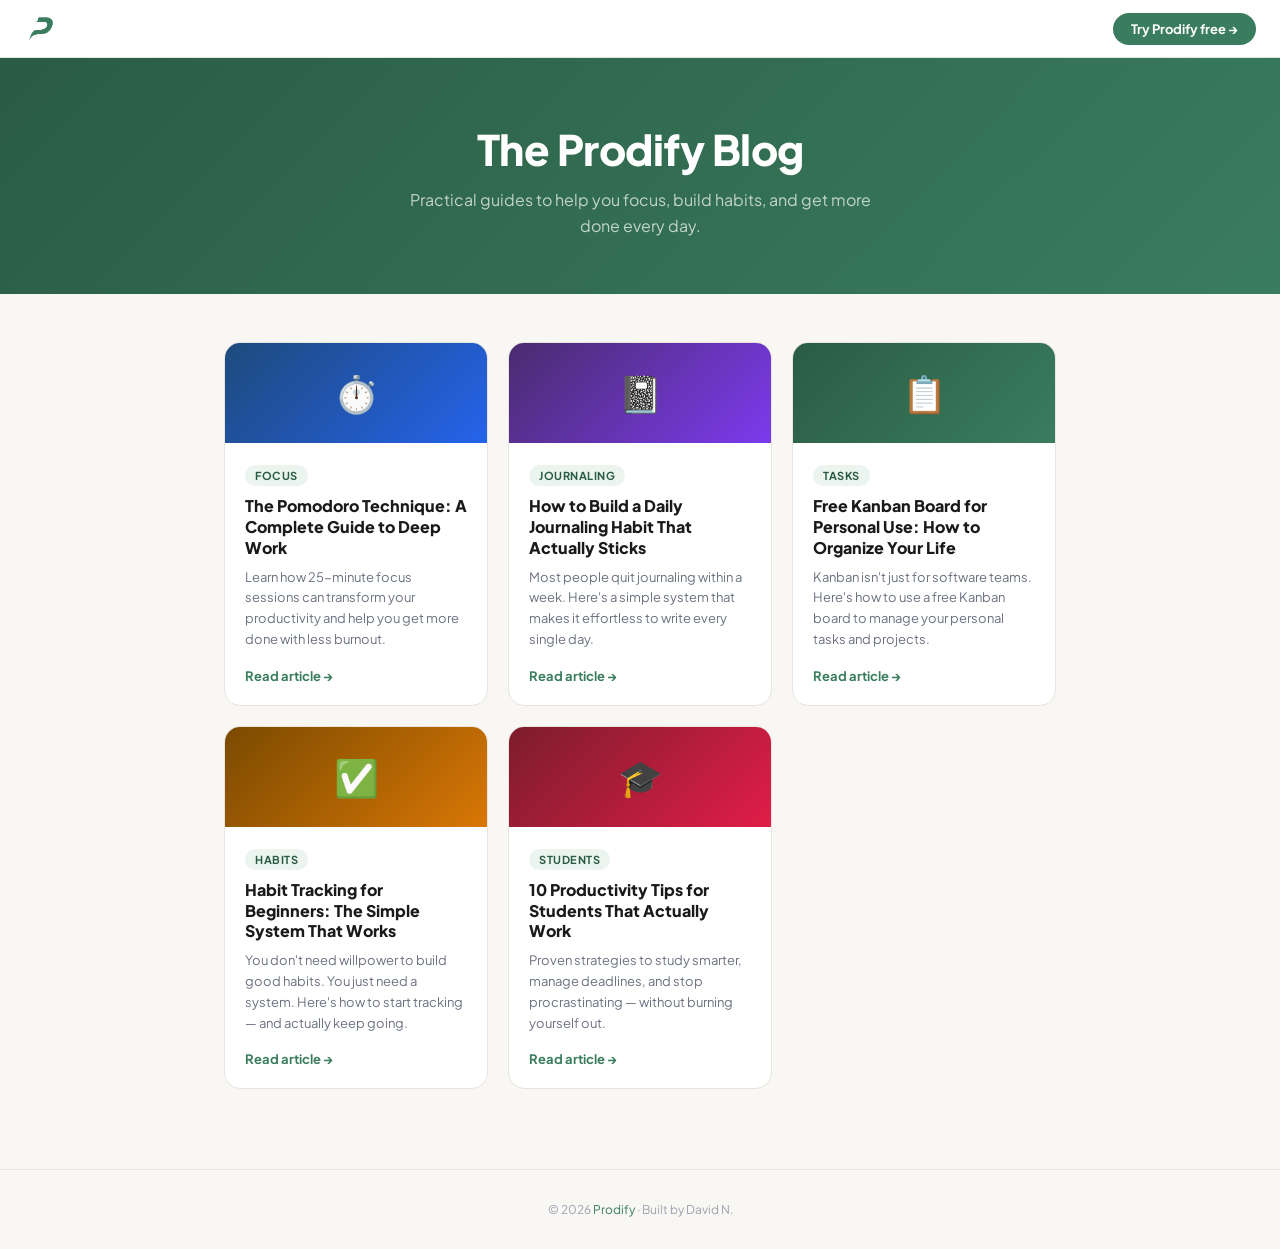
<file: blog/index.html>
<!DOCTYPE html>
<html lang="en">
<head>
  <meta charset="UTF-8" />
  <meta name="viewport" content="width=device-width, initial-scale=1.0" />
  <title>Prodify Blog — Productivity Tips, Guides & Habits</title>
  <meta name="description" content="Practical productivity guides from the Prodify team — Pomodoro technique, habit tracking, journaling, Kanban boards, and more." />
  <link rel="canonical" href="https://www.prodify.cc/blog/" />
  <link rel="icon" type="image/png" sizes="192x192" href="/icons/icon-192.png" />
  <link href="https://fonts.googleapis.com/css2?family=Plus+Jakarta+Sans:wght@400;500;600;700;800&display=swap" rel="stylesheet" />
  <style>
    *, *::before, *::after { box-sizing: border-box; margin: 0; padding: 0; }
    body { font-family: 'Plus Jakarta Sans', sans-serif; background: #f8f7f4; color: #1a1a1a; }
    a { color: inherit; text-decoration: none; }
    nav { background: #fff; border-bottom: 1px solid #e8e4de; padding: 0 24px; height: 58px; display: flex; align-items: center; justify-content: space-between; position: sticky; top: 0; z-index: 100; }
    .logo { font-size: 18px; font-weight: 800; color: #1a1a1a; }
    .logo b { color: #3A7D5E; }
    .nav-cta { background: #3A7D5E; color: #fff; font-size: 13px; font-weight: 700; padding: 8px 18px; border-radius: 100px; font-family: inherit; cursor: pointer; border: none; }
    .hero { background: linear-gradient(135deg, #2A5C44, #3A7D5E); padding: 64px 24px 56px; text-align: center; }
    .hero h1 { font-size: clamp(28px, 5vw, 42px); font-weight: 800; color: #fff; letter-spacing: -0.5px; margin-bottom: 12px; }
    .hero p { font-size: 16px; color: rgba(255,255,255,0.7); max-width: 480px; margin: 0 auto; line-height: 1.6; }
    .container { max-width: 880px; margin: 0 auto; padding: 48px 24px 80px; }
    .grid { display: grid; grid-template-columns: repeat(auto-fill, minmax(260px, 1fr)); gap: 20px; }
    .card { background: #fff; border: 1px solid #e8e4de; border-radius: 16px; overflow: hidden; transition: transform .2s, box-shadow .2s; }
    .card:hover { transform: translateY(-3px); box-shadow: 0 8px 32px rgba(0,0,0,.08); }
    .card-tag { background: #EBF4EF; color: #2A5C44; font-size: 11px; font-weight: 700; padding: 4px 10px; border-radius: 100px; display: inline-block; margin-bottom: 10px; text-transform: uppercase; letter-spacing: .5px; }
    .card-body { padding: 20px; }
    .card-title { font-size: 16px; font-weight: 800; color: #1a1a1a; line-height: 1.3; margin-bottom: 8px; }
    .card-desc { font-size: 13px; color: #6b7280; line-height: 1.6; margin-bottom: 14px; }
    .card-link { font-size: 13px; font-weight: 700; color: #3A7D5E; }
    .card-banner { height: 100px; display: flex; align-items: center; justify-content: center; font-size: 36px; border-radius: 0; }
    footer { text-align: center; padding: 32px 24px; font-size: 12px; color: #9ca3af; border-top: 1px solid #e8e4de; }
    footer a { color: #3A7D5E; }
  </style>
  <!-- Open Graph -->
  <meta property="og:type" content="article" />
  <meta property="og:url" content="https://www.prodify.cc/blog/" />
  <meta property="og:title" content="Prodify Blog — Productivity Tips, Guides & Habits" />
  <meta property="og:description" content="Practical productivity guides from the Prodify team — Pomodoro technique, habit tracking, journaling, Kanban boards, and more." />
  <meta property="og:image" content="https://www.prodify.cc/og-preview.png" />
  <meta property="og:site_name" content="Prodify" />
  <!-- Twitter -->
  <meta name="twitter:card" content="summary_large_image" />
  <meta name="twitter:title" content="Prodify Blog — Productivity Tips, Guides & Habits" />
  <meta name="twitter:description" content="Practical productivity guides from the Prodify team — Pomodoro technique, habit tracking, journaling, Kanban boards, and more." />
  <meta name="twitter:image" content="https://www.prodify.cc/og-preview.png" />
</head>
<body>
  <nav>
    <a href="/" class="logo" style="display:flex;align-items:center;"><img src="/icons/logo.png" style="width:34px;height:34px;" alt="Prodify"></a>
    <button class="nav-cta" onclick="location.href='/'">Try Prodify free →</button>
  </nav>

  <div class="hero">
    <h1>The Prodify Blog</h1>
    <p>Practical guides to help you focus, build habits, and get more done every day.</p>
  </div>

  <div class="container">
    <div class="grid">
      <a href="/blog/pomodoro-technique-guide.html" class="card">
        <div class="card-banner" style="background:linear-gradient(135deg,#1E4A7C,#2563EB);">⏱️</div>
        <div class="card-body">
          <span class="card-tag">Focus</span>
          <div class="card-title">The Pomodoro Technique: A Complete Guide to Deep Work</div>
          <div class="card-desc">Learn how 25-minute focus sessions can transform your productivity and help you get more done with less burnout.</div>
          <span class="card-link">Read article →</span>
        </div>
      </a>
      <a href="/blog/daily-journaling-habit.html" class="card">
        <div class="card-banner" style="background:linear-gradient(135deg,#4A2C6E,#7C3AED);">📓</div>
        <div class="card-body">
          <span class="card-tag">Journaling</span>
          <div class="card-title">How to Build a Daily Journaling Habit That Actually Sticks</div>
          <div class="card-desc">Most people quit journaling within a week. Here's a simple system that makes it effortless to write every single day.</div>
          <span class="card-link">Read article →</span>
        </div>
      </a>
      <a href="/blog/free-kanban-board-personal-use.html" class="card">
        <div class="card-banner" style="background:linear-gradient(135deg,#2A5C44,#3A7D5E);">📋</div>
        <div class="card-body">
          <span class="card-tag">Tasks</span>
          <div class="card-title">Free Kanban Board for Personal Use: How to Organize Your Life</div>
          <div class="card-desc">Kanban isn't just for software teams. Here's how to use a free Kanban board to manage your personal tasks and projects.</div>
          <span class="card-link">Read article →</span>
        </div>
      </a>
      <a href="/blog/habit-tracking-beginners.html" class="card">
        <div class="card-banner" style="background:linear-gradient(135deg,#7A4A00,#D97706);">✅</div>
        <div class="card-body">
          <span class="card-tag">Habits</span>
          <div class="card-title">Habit Tracking for Beginners: The Simple System That Works</div>
          <div class="card-desc">You don't need willpower to build good habits. You just need a system. Here's how to start tracking — and actually keep going.</div>
          <span class="card-link">Read article →</span>
        </div>
      </a>
      <a href="/blog/productivity-tips-students.html" class="card">
        <div class="card-banner" style="background:linear-gradient(135deg,#7C1D2C,#E11D48);">🎓</div>
        <div class="card-body">
          <span class="card-tag">Students</span>
          <div class="card-title">10 Productivity Tips for Students That Actually Work</div>
          <div class="card-desc">Proven strategies to study smarter, manage deadlines, and stop procrastinating — without burning yourself out.</div>
          <span class="card-link">Read article →</span>
        </div>
      </a>
    </div>
  </div>

  <footer>
    <p>© 2026 <a href="/">Prodify</a> · Built by David N.</p>
  </footer>
</body>
</html>
</file>
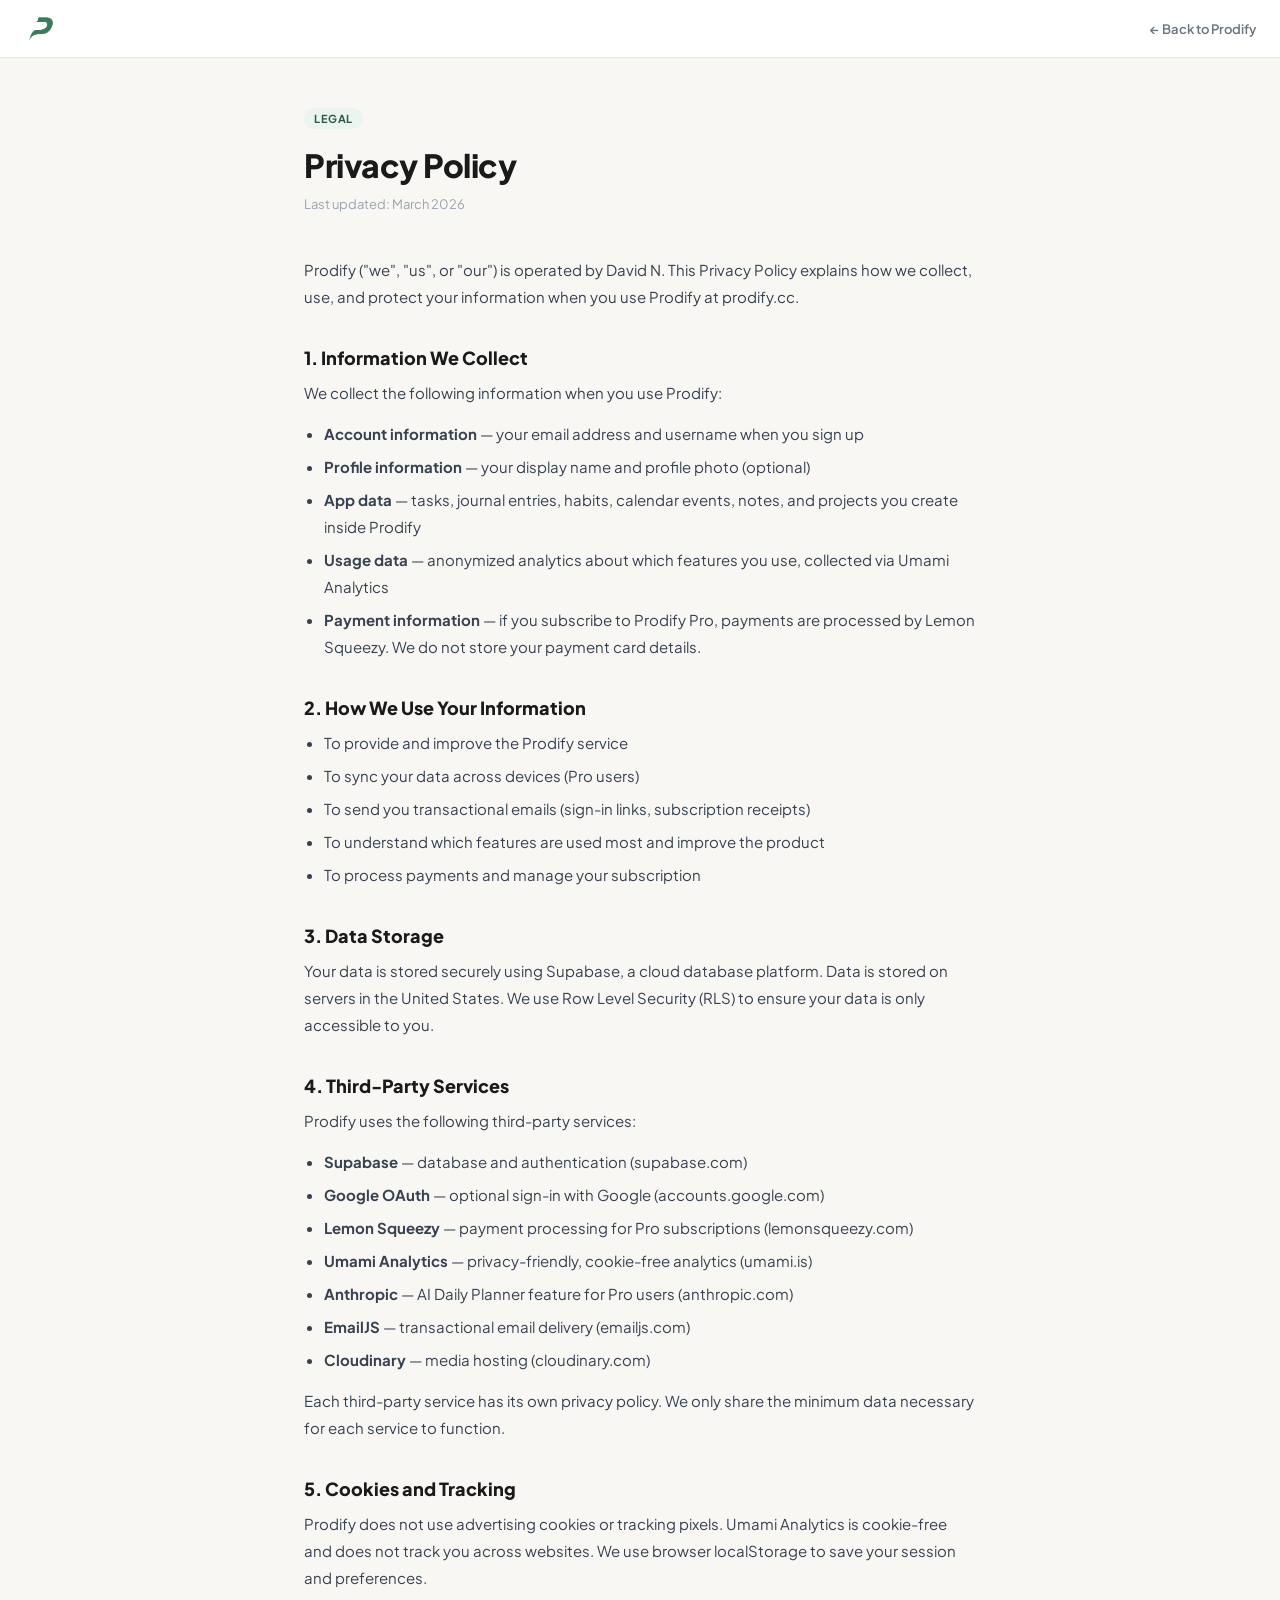
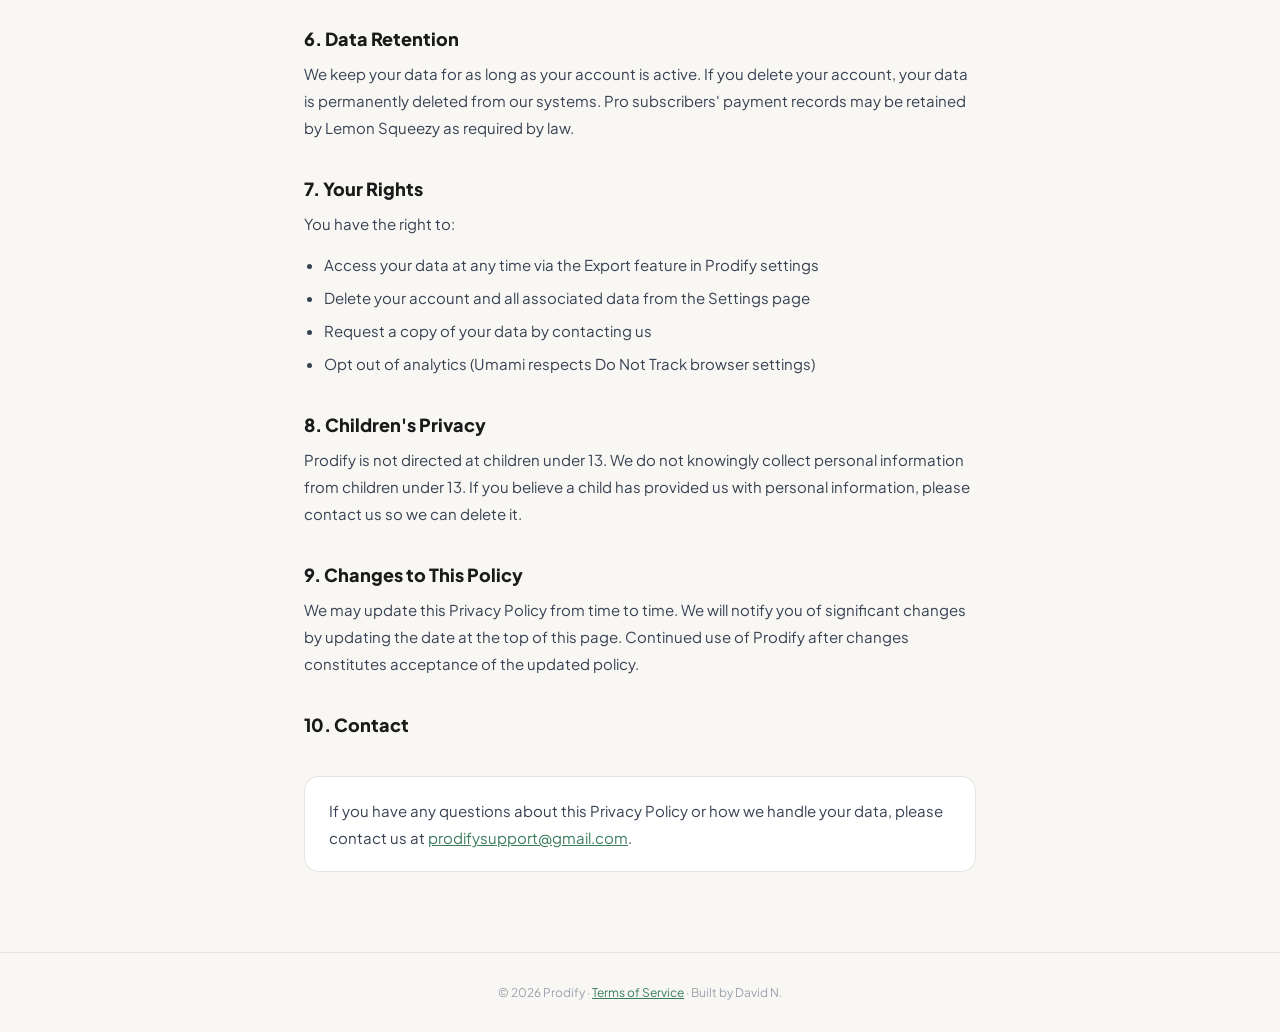
<file: privacy.html>
<!DOCTYPE html>
<html lang="en">
<head>
  <meta charset="UTF-8" />
  <meta name="viewport" content="width=device-width, initial-scale=1.0" />
  <title>Privacy Policy — Prodify</title>
  <meta name="description" content="Prodify Privacy Policy — how we collect, use, and protect your data." />
  <link rel="canonical" href="https://prodify.cc/privacy.html" />
  <link rel="icon" type="image/png" sizes="192x192" href="/icons/icon-192.png" />
  <link href="https://fonts.googleapis.com/css2?family=Plus+Jakarta+Sans:wght@400;500;600;700;800&display=swap" rel="stylesheet" />
  <style>
    *, *::before, *::after { box-sizing: border-box; margin: 0; padding: 0; }
    body { font-family: 'Plus Jakarta Sans', sans-serif; background: #f8f7f4; color: #1a1a1a; }
    a { color: #3A7D5E; }
    nav { background: #fff; border-bottom: 1px solid #e8e4de; padding: 0 24px; height: 58px; display: flex; align-items: center; justify-content: space-between; position: sticky; top: 0; z-index: 100; }
    .logo { font-size: 18px; font-weight: 800; color: #1a1a1a; text-decoration: none; }
    .logo b { color: #3A7D5E; }
    .nav-back { font-size: 13px; font-weight: 600; color: #6b7280; text-decoration: none; }
    .wrap { max-width: 720px; margin: 0 auto; padding: 48px 24px 80px; }
    .doc-tag { background: #EBF4EF; color: #2A5C44; font-size: 11px; font-weight: 700; padding: 4px 10px; border-radius: 100px; display: inline-block; margin-bottom: 16px; text-transform: uppercase; letter-spacing: .5px; }
    h1 { font-size: 32px; font-weight: 800; letter-spacing: -0.5px; margin-bottom: 8px; }
    .updated { font-size: 13px; color: #9ca3af; margin-bottom: 40px; }
    h2 { font-size: 18px; font-weight: 800; margin: 36px 0 10px; }
    p { font-size: 15px; line-height: 1.8; color: #374151; margin-bottom: 14px; }
    ul { padding-left: 20px; margin-bottom: 14px; }
    li { font-size: 15px; line-height: 1.8; color: #374151; margin-bottom: 6px; }
    .contact-box { background: #fff; border: 1px solid #e8e4de; border-radius: 14px; padding: 20px 24px; margin-top: 40px; }
    .contact-box p { margin: 0; }
    footer { text-align: center; padding: 32px 24px; font-size: 12px; color: #9ca3af; border-top: 1px solid #e8e4de; }
  </style>
</head>
<body>
  <nav>
    <a href="/" class="logo" style="display:flex;align-items:center;"><img src="/icons/logo.png" style="width:34px;height:34px;" alt="Prodify"></a>
    <a href="/" class="nav-back">← Back to Prodify</a>
  </nav>

  <div class="wrap">
    <span class="doc-tag">Legal</span>
    <h1>Privacy Policy</h1>
    <p class="updated">Last updated: March 2026</p>

    <p>Prodify ("we", "us", or "our") is operated by David N. This Privacy Policy explains how we collect, use, and protect your information when you use Prodify at prodify.cc.</p>

    <h2>1. Information We Collect</h2>
    <p>We collect the following information when you use Prodify:</p>
    <ul>
      <li><strong>Account information</strong> — your email address and username when you sign up</li>
      <li><strong>Profile information</strong> — your display name and profile photo (optional)</li>
      <li><strong>App data</strong> — tasks, journal entries, habits, calendar events, notes, and projects you create inside Prodify</li>
      <li><strong>Usage data</strong> — anonymized analytics about which features you use, collected via Umami Analytics</li>
      <li><strong>Payment information</strong> — if you subscribe to Prodify Pro, payments are processed by Lemon Squeezy. We do not store your payment card details.</li>
    </ul>

    <h2>2. How We Use Your Information</h2>
    <ul>
      <li>To provide and improve the Prodify service</li>
      <li>To sync your data across devices (Pro users)</li>
      <li>To send you transactional emails (sign-in links, subscription receipts)</li>
      <li>To understand which features are used most and improve the product</li>
      <li>To process payments and manage your subscription</li>
    </ul>

    <h2>3. Data Storage</h2>
    <p>Your data is stored securely using Supabase, a cloud database platform. Data is stored on servers in the United States. We use Row Level Security (RLS) to ensure your data is only accessible to you.</p>

    <h2>4. Third-Party Services</h2>
    <p>Prodify uses the following third-party services:</p>
    <ul>
      <li><strong>Supabase</strong> — database and authentication (supabase.com)</li>
      <li><strong>Google OAuth</strong> — optional sign-in with Google (accounts.google.com)</li>
      <li><strong>Lemon Squeezy</strong> — payment processing for Pro subscriptions (lemonsqueezy.com)</li>
      <li><strong>Umami Analytics</strong> — privacy-friendly, cookie-free analytics (umami.is)</li>
      <li><strong>Anthropic</strong> — AI Daily Planner feature for Pro users (anthropic.com)</li>
      <li><strong>EmailJS</strong> — transactional email delivery (emailjs.com)</li>
      <li><strong>Cloudinary</strong> — media hosting (cloudinary.com)</li>
    </ul>
    <p>Each third-party service has its own privacy policy. We only share the minimum data necessary for each service to function.</p>

    <h2>5. Cookies and Tracking</h2>
    <p>Prodify does not use advertising cookies or tracking pixels. Umami Analytics is cookie-free and does not track you across websites. We use browser localStorage to save your session and preferences.</p>

    <h2>6. Data Retention</h2>
    <p>We keep your data for as long as your account is active. If you delete your account, your data is permanently deleted from our systems. Pro subscribers' payment records may be retained by Lemon Squeezy as required by law.</p>

    <h2>7. Your Rights</h2>
    <p>You have the right to:</p>
    <ul>
      <li>Access your data at any time via the Export feature in Prodify settings</li>
      <li>Delete your account and all associated data from the Settings page</li>
      <li>Request a copy of your data by contacting us</li>
      <li>Opt out of analytics (Umami respects Do Not Track browser settings)</li>
    </ul>

    <h2>8. Children's Privacy</h2>
    <p>Prodify is not directed at children under 13. We do not knowingly collect personal information from children under 13. If you believe a child has provided us with personal information, please contact us so we can delete it.</p>

    <h2>9. Changes to This Policy</h2>
    <p>We may update this Privacy Policy from time to time. We will notify you of significant changes by updating the date at the top of this page. Continued use of Prodify after changes constitutes acceptance of the updated policy.</p>

    <h2>10. Contact</h2>
    <div class="contact-box">
      <p>If you have any questions about this Privacy Policy or how we handle your data, please contact us at <a href="mailto:prodifysupport@gmail.com">prodifysupport@gmail.com</a>.</p>
    </div>
  </div>

  <footer>© 2026 Prodify · <a href="/terms.html">Terms of Service</a> · Built by David N.</footer>
</body>
</html>
</file>
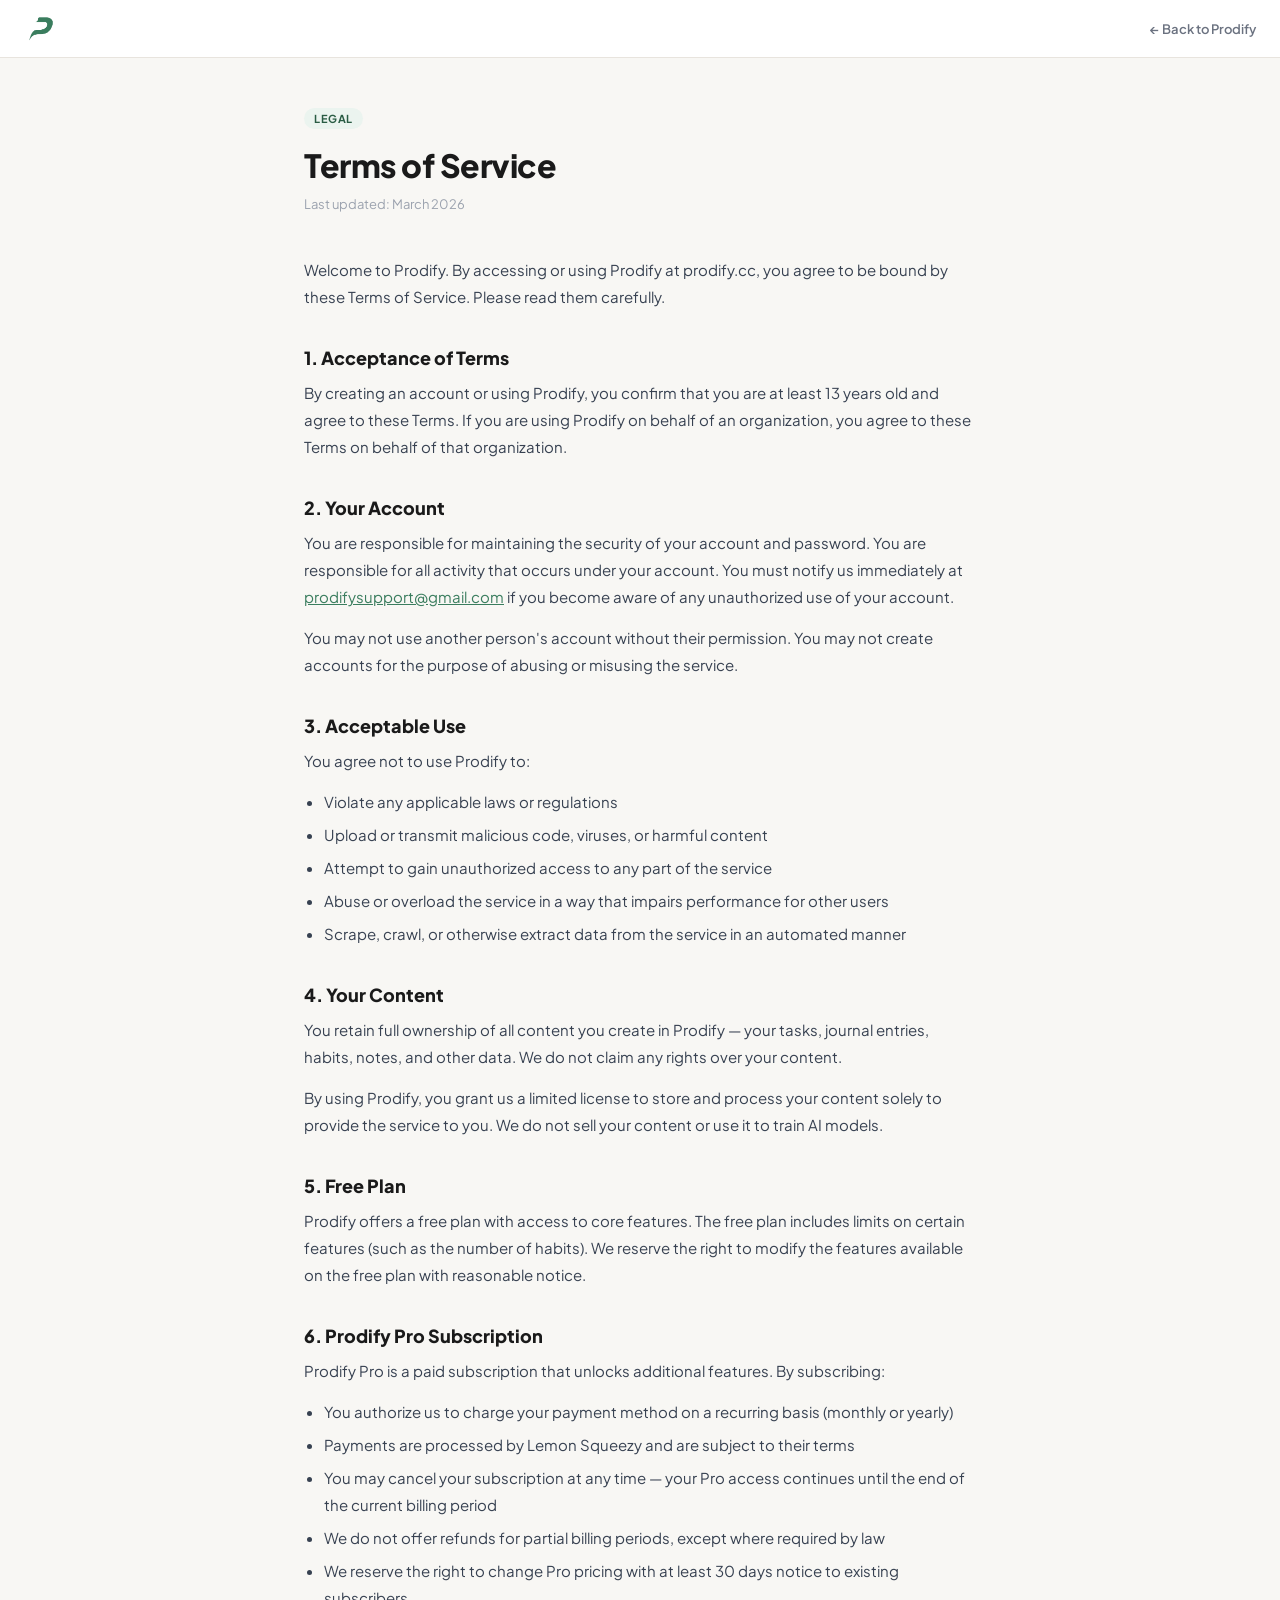
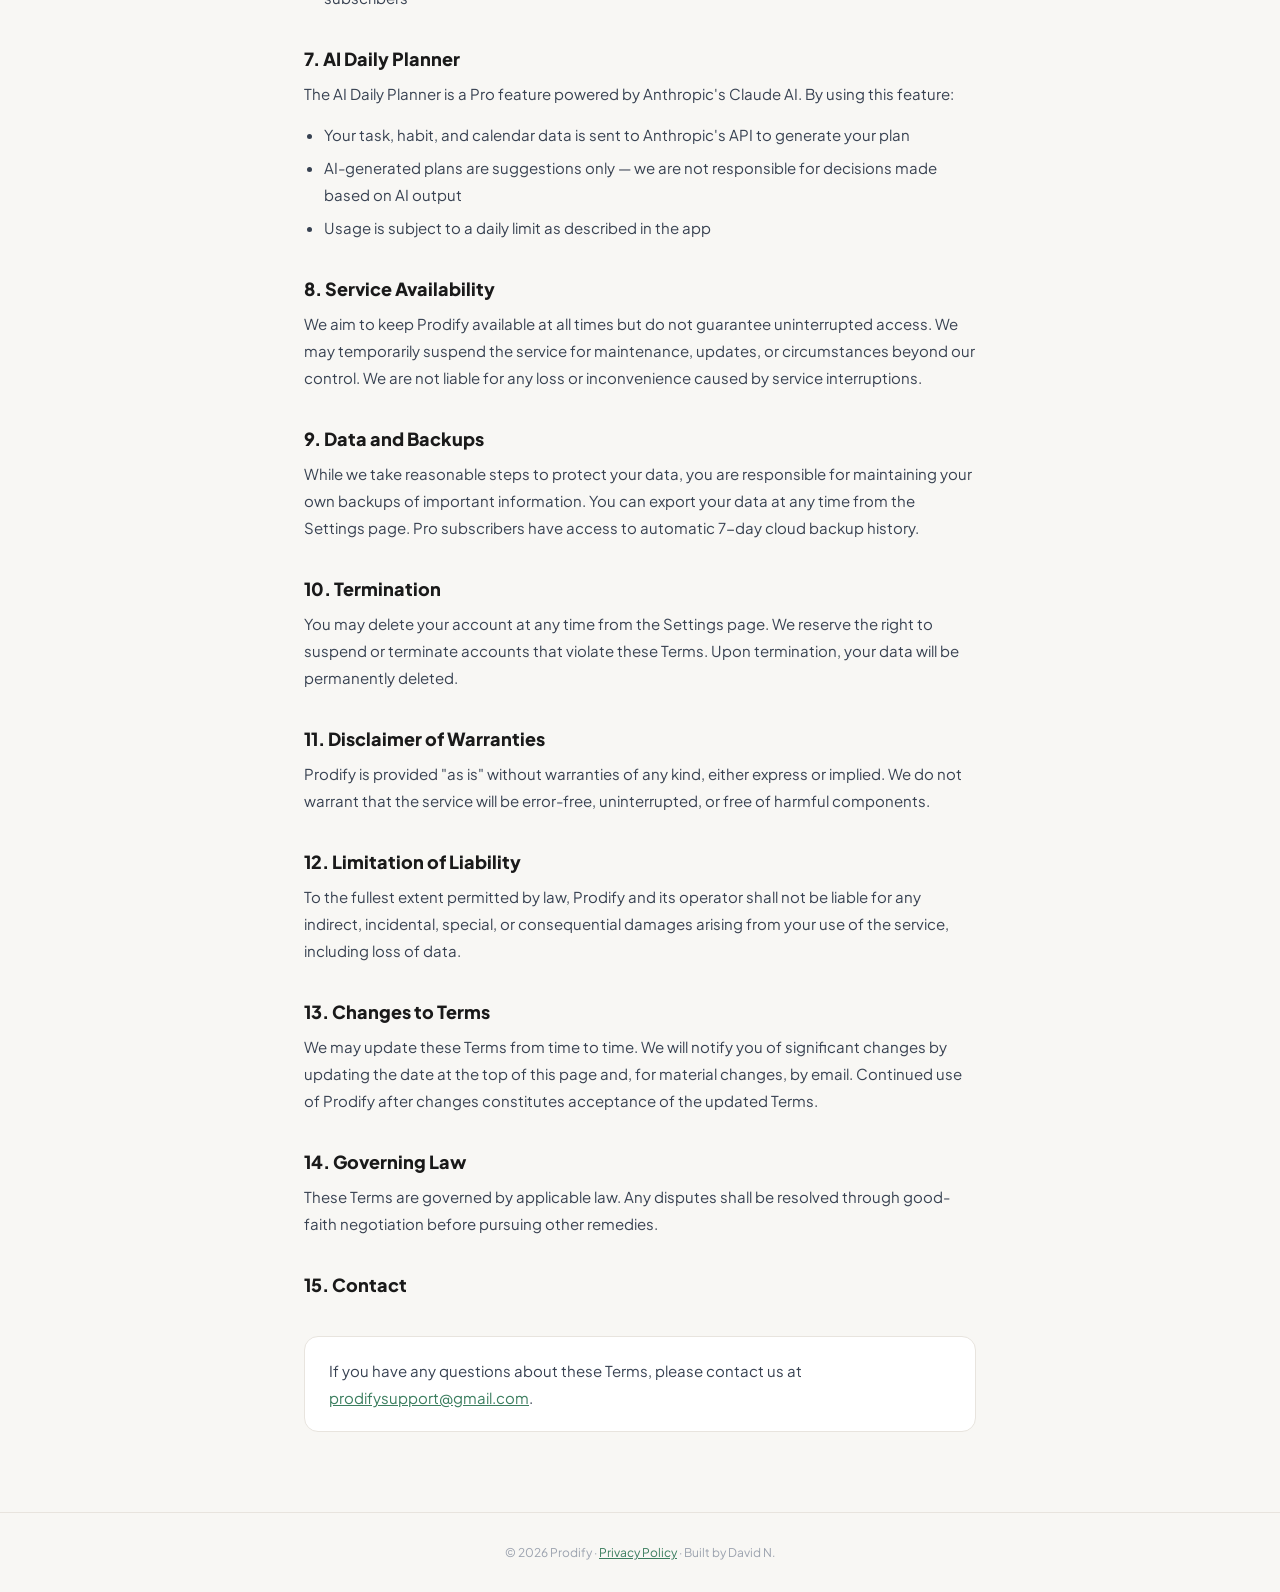
<file: terms.html>
<!DOCTYPE html>
<html lang="en">
<head>
  <meta charset="UTF-8" />
  <meta name="viewport" content="width=device-width, initial-scale=1.0" />
  <title>Terms of Service — Prodify</title>
  <meta name="description" content="Prodify Terms of Service — the rules and guidelines for using Prodify." />
  <link rel="canonical" href="https://prodify.cc/terms.html" />
  <link rel="icon" type="image/png" sizes="192x192" href="/icons/icon-192.png" />
  <link href="https://fonts.googleapis.com/css2?family=Plus+Jakarta+Sans:wght@400;500;600;700;800&display=swap" rel="stylesheet" />
  <style>
    *, *::before, *::after { box-sizing: border-box; margin: 0; padding: 0; }
    body { font-family: 'Plus Jakarta Sans', sans-serif; background: #f8f7f4; color: #1a1a1a; }
    a { color: #3A7D5E; }
    nav { background: #fff; border-bottom: 1px solid #e8e4de; padding: 0 24px; height: 58px; display: flex; align-items: center; justify-content: space-between; position: sticky; top: 0; z-index: 100; }
    .logo { font-size: 18px; font-weight: 800; color: #1a1a1a; text-decoration: none; }
    .logo b { color: #3A7D5E; }
    .nav-back { font-size: 13px; font-weight: 600; color: #6b7280; text-decoration: none; }
    .wrap { max-width: 720px; margin: 0 auto; padding: 48px 24px 80px; }
    .doc-tag { background: #EBF4EF; color: #2A5C44; font-size: 11px; font-weight: 700; padding: 4px 10px; border-radius: 100px; display: inline-block; margin-bottom: 16px; text-transform: uppercase; letter-spacing: .5px; }
    h1 { font-size: 32px; font-weight: 800; letter-spacing: -0.5px; margin-bottom: 8px; }
    .updated { font-size: 13px; color: #9ca3af; margin-bottom: 40px; }
    h2 { font-size: 18px; font-weight: 800; margin: 36px 0 10px; }
    p { font-size: 15px; line-height: 1.8; color: #374151; margin-bottom: 14px; }
    ul { padding-left: 20px; margin-bottom: 14px; }
    li { font-size: 15px; line-height: 1.8; color: #374151; margin-bottom: 6px; }
    .contact-box { background: #fff; border: 1px solid #e8e4de; border-radius: 14px; padding: 20px 24px; margin-top: 40px; }
    .contact-box p { margin: 0; }
    footer { text-align: center; padding: 32px 24px; font-size: 12px; color: #9ca3af; border-top: 1px solid #e8e4de; }
  </style>
</head>
<body>
  <nav>
    <a href="/" class="logo" style="display:flex;align-items:center;"><img src="/icons/logo.png" style="width:34px;height:34px;" alt="Prodify"></a>
    <a href="/" class="nav-back">← Back to Prodify</a>
  </nav>

  <div class="wrap">
    <span class="doc-tag">Legal</span>
    <h1>Terms of Service</h1>
    <p class="updated">Last updated: March 2026</p>

    <p>Welcome to Prodify. By accessing or using Prodify at prodify.cc, you agree to be bound by these Terms of Service. Please read them carefully.</p>

    <h2>1. Acceptance of Terms</h2>
    <p>By creating an account or using Prodify, you confirm that you are at least 13 years old and agree to these Terms. If you are using Prodify on behalf of an organization, you agree to these Terms on behalf of that organization.</p>

    <h2>2. Your Account</h2>
    <p>You are responsible for maintaining the security of your account and password. You are responsible for all activity that occurs under your account. You must notify us immediately at <a href="mailto:prodifysupport@gmail.com">prodifysupport@gmail.com</a> if you become aware of any unauthorized use of your account.</p>
    <p>You may not use another person's account without their permission. You may not create accounts for the purpose of abusing or misusing the service.</p>

    <h2>3. Acceptable Use</h2>
    <p>You agree not to use Prodify to:</p>
    <ul>
      <li>Violate any applicable laws or regulations</li>
      <li>Upload or transmit malicious code, viruses, or harmful content</li>
      <li>Attempt to gain unauthorized access to any part of the service</li>
      <li>Abuse or overload the service in a way that impairs performance for other users</li>
      <li>Scrape, crawl, or otherwise extract data from the service in an automated manner</li>
    </ul>

    <h2>4. Your Content</h2>
    <p>You retain full ownership of all content you create in Prodify — your tasks, journal entries, habits, notes, and other data. We do not claim any rights over your content.</p>
    <p>By using Prodify, you grant us a limited license to store and process your content solely to provide the service to you. We do not sell your content or use it to train AI models.</p>

    <h2>5. Free Plan</h2>
    <p>Prodify offers a free plan with access to core features. The free plan includes limits on certain features (such as the number of habits). We reserve the right to modify the features available on the free plan with reasonable notice.</p>

    <h2>6. Prodify Pro Subscription</h2>
    <p>Prodify Pro is a paid subscription that unlocks additional features. By subscribing:</p>
    <ul>
      <li>You authorize us to charge your payment method on a recurring basis (monthly or yearly)</li>
      <li>Payments are processed by Lemon Squeezy and are subject to their terms</li>
      <li>You may cancel your subscription at any time — your Pro access continues until the end of the current billing period</li>
      <li>We do not offer refunds for partial billing periods, except where required by law</li>
      <li>We reserve the right to change Pro pricing with at least 30 days notice to existing subscribers</li>
    </ul>

    <h2>7. AI Daily Planner</h2>
    <p>The AI Daily Planner is a Pro feature powered by Anthropic's Claude AI. By using this feature:</p>
    <ul>
      <li>Your task, habit, and calendar data is sent to Anthropic's API to generate your plan</li>
      <li>AI-generated plans are suggestions only — we are not responsible for decisions made based on AI output</li>
      <li>Usage is subject to a daily limit as described in the app</li>
    </ul>

    <h2>8. Service Availability</h2>
    <p>We aim to keep Prodify available at all times but do not guarantee uninterrupted access. We may temporarily suspend the service for maintenance, updates, or circumstances beyond our control. We are not liable for any loss or inconvenience caused by service interruptions.</p>

    <h2>9. Data and Backups</h2>
    <p>While we take reasonable steps to protect your data, you are responsible for maintaining your own backups of important information. You can export your data at any time from the Settings page. Pro subscribers have access to automatic 7-day cloud backup history.</p>

    <h2>10. Termination</h2>
    <p>You may delete your account at any time from the Settings page. We reserve the right to suspend or terminate accounts that violate these Terms. Upon termination, your data will be permanently deleted.</p>

    <h2>11. Disclaimer of Warranties</h2>
    <p>Prodify is provided "as is" without warranties of any kind, either express or implied. We do not warrant that the service will be error-free, uninterrupted, or free of harmful components.</p>

    <h2>12. Limitation of Liability</h2>
    <p>To the fullest extent permitted by law, Prodify and its operator shall not be liable for any indirect, incidental, special, or consequential damages arising from your use of the service, including loss of data.</p>

    <h2>13. Changes to Terms</h2>
    <p>We may update these Terms from time to time. We will notify you of significant changes by updating the date at the top of this page and, for material changes, by email. Continued use of Prodify after changes constitutes acceptance of the updated Terms.</p>

    <h2>14. Governing Law</h2>
    <p>These Terms are governed by applicable law. Any disputes shall be resolved through good-faith negotiation before pursuing other remedies.</p>

    <h2>15. Contact</h2>
    <div class="contact-box">
      <p>If you have any questions about these Terms, please contact us at <a href="mailto:prodifysupport@gmail.com">prodifysupport@gmail.com</a>.</p>
    </div>
  </div>

  <footer>© 2026 Prodify · <a href="/privacy.html">Privacy Policy</a> · Built by David N.</footer>
</body>
</html>
</file>
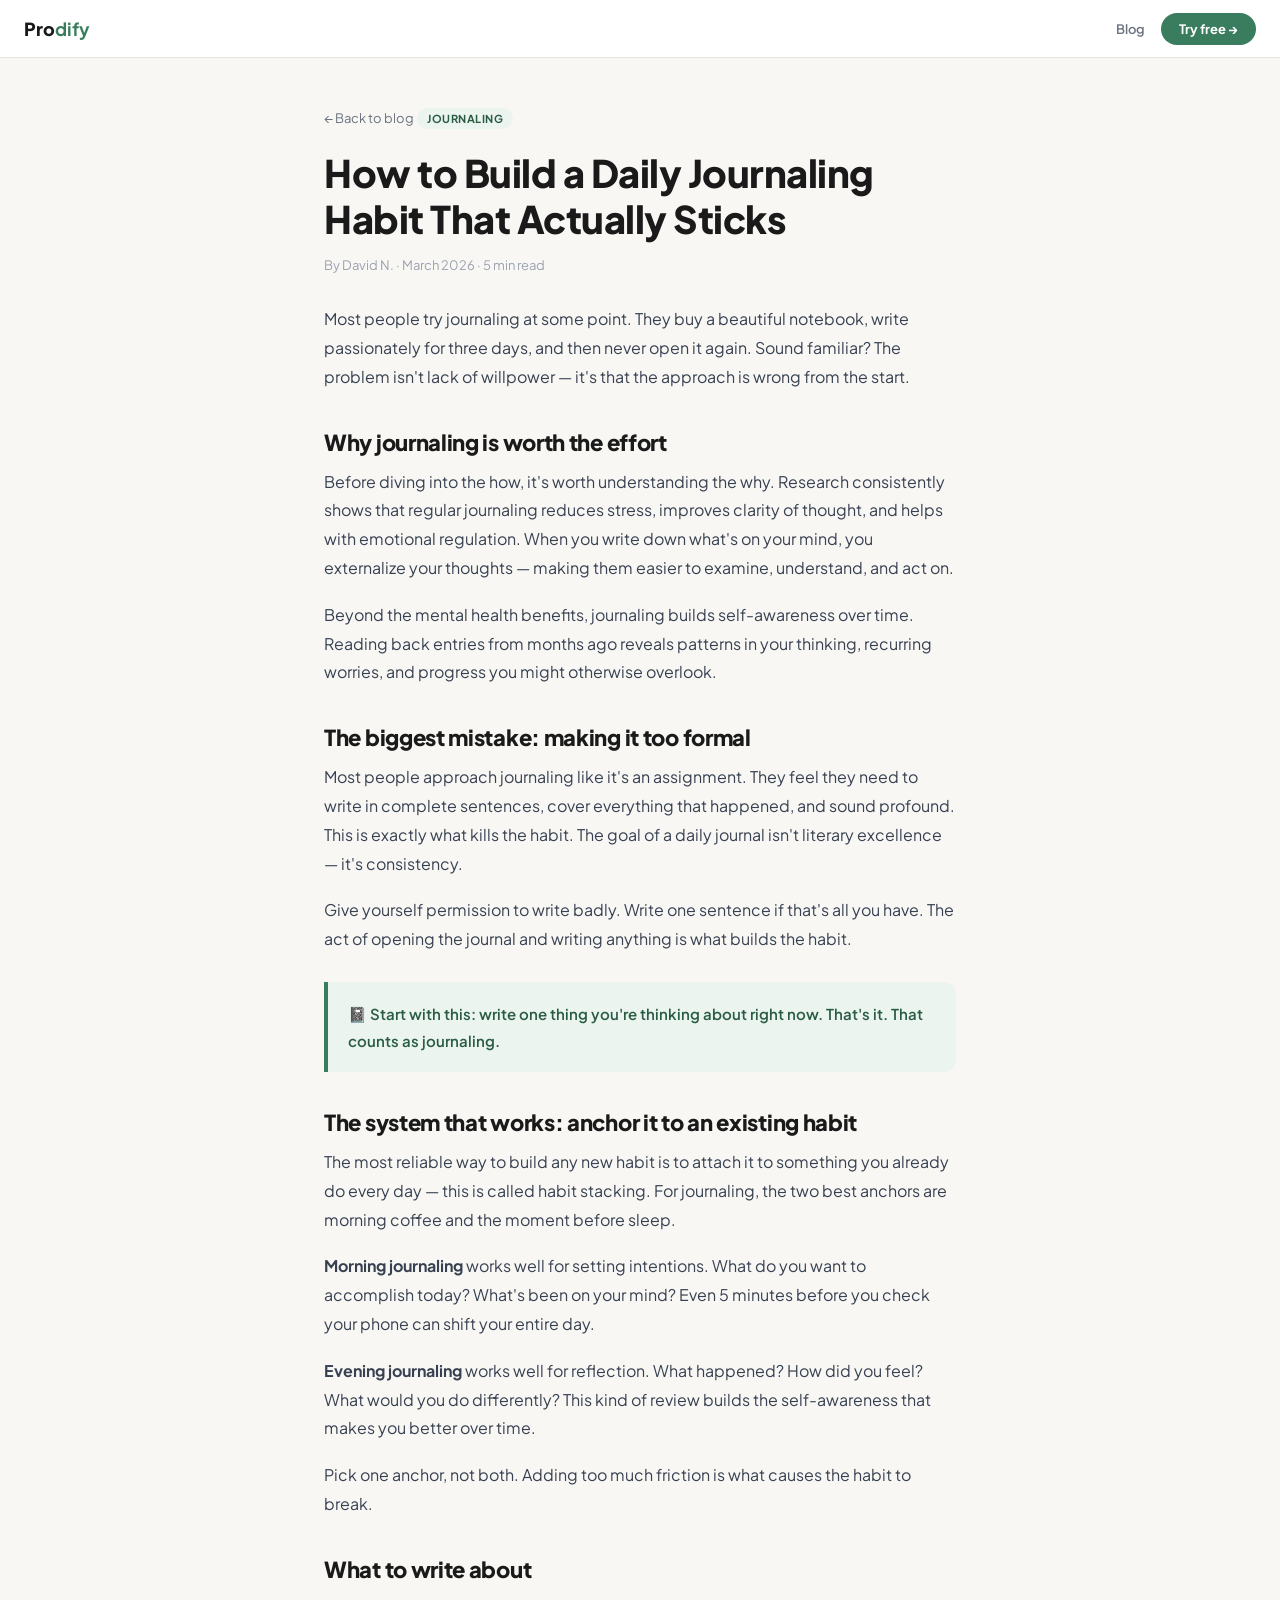
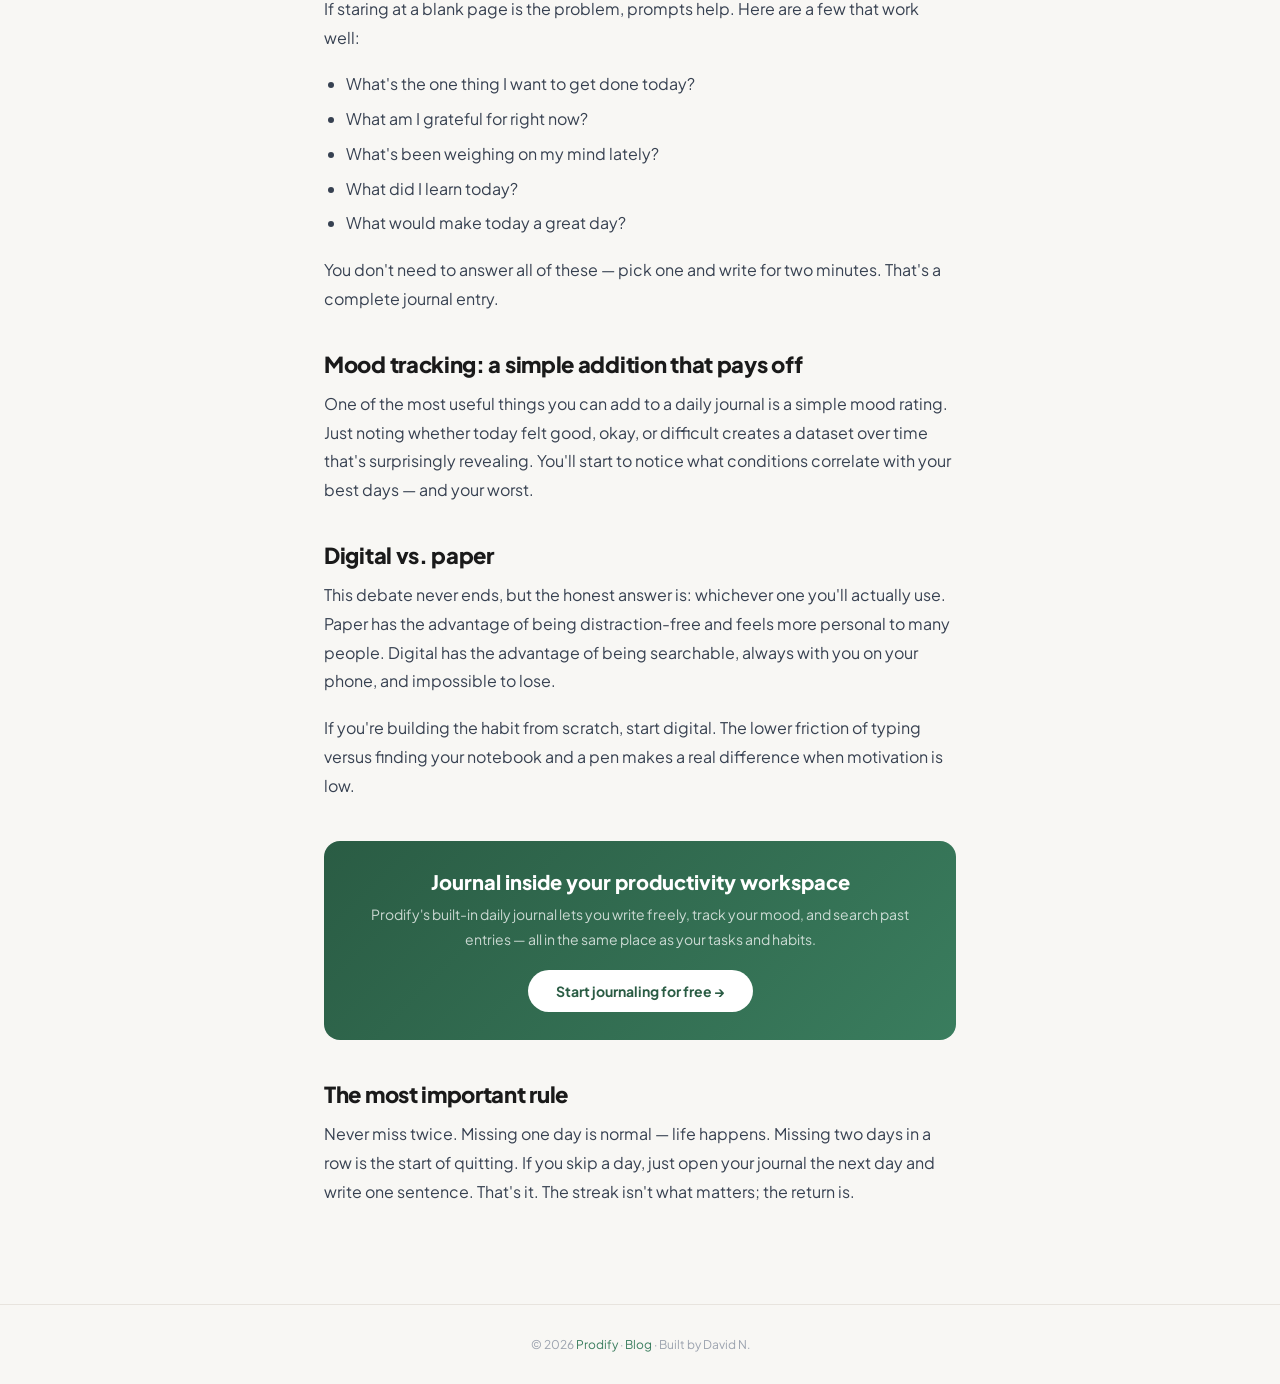
<file: blog/daily-journaling-habit.html>
<!DOCTYPE html>
<html lang="en">
<head>
  <meta charset="UTF-8" />
  <meta name="viewport" content="width=device-width, initial-scale=1.0" />
  <title>How to Build a Daily Journaling Habit That Sticks — Prodify</title>
  <meta name="description" content="Most people quit journaling within a week. Here's a simple, practical system that makes it effortless to write every single day and actually stick with it." />
  <link rel="canonical" href="https://www.prodify.cc/blog/daily-journaling-habit.html" />
  <link rel="icon" type="image/png" sizes="192x192" href="/icons/icon-192.png" />
  <link href="https://fonts.googleapis.com/css2?family=Plus+Jakarta+Sans:wght@400;500;600;700;800&display=swap" rel="stylesheet" />
  <script type="application/ld+json">{"@context":"https://schema.org","@type":"Article","headline":"How to Build a Daily Journaling Habit That Actually Sticks","author":{"@type":"Person","name":"David N."},"publisher":{"@type":"Organization","name":"Prodify","url":"https://www.prodify.cc"},"datePublished":"2026-03-01","dateModified":"2026-03-23","url":"https://www.prodify.cc/blog/daily-journaling-habit.html"}</script>
  <style>
    *, *::before, *::after { box-sizing: border-box; margin: 0; padding: 0; }
    body { font-family: 'Plus Jakarta Sans', sans-serif; background: #f8f7f4; color: #1a1a1a; }
    a { color: #3A7D5E; text-decoration: none; }
    a:hover { text-decoration: underline; }
    nav { background: #fff; border-bottom: 1px solid #e8e4de; padding: 0 24px; height: 58px; display: flex; align-items: center; justify-content: space-between; position: sticky; top: 0; z-index: 100; }
    .logo { font-size: 18px; font-weight: 800; color: #1a1a1a; text-decoration: none; }
    .logo b { color: #3A7D5E; }
    .nav-right { display: flex; align-items: center; gap: 16px; }
    .nav-blog { font-size: 13px; font-weight: 600; color: #6b7280; }
    .nav-cta { background: #3A7D5E; color: #fff; font-size: 13px; font-weight: 700; padding: 8px 18px; border-radius: 100px; font-family: inherit; cursor: pointer; border: none; }
    .article-wrap { max-width: 680px; margin: 0 auto; padding: 48px 24px 80px; }
    .tag { background: #EBF4EF; color: #2A5C44; font-size: 11px; font-weight: 700; padding: 4px 10px; border-radius: 100px; display: inline-block; margin-bottom: 16px; text-transform: uppercase; letter-spacing: .5px; }
    h1 { font-size: clamp(26px, 4vw, 38px); font-weight: 800; line-height: 1.2; letter-spacing: -0.5px; margin-bottom: 16px; }
    .meta { font-size: 13px; color: #9ca3af; margin-bottom: 32px; }
    .article-body h2 { font-size: 22px; font-weight: 800; margin: 36px 0 12px; letter-spacing: -0.3px; }
    .article-body p { font-size: 16px; line-height: 1.8; color: #374151; margin-bottom: 18px; }
    .article-body ul, .article-body ol { padding-left: 22px; margin-bottom: 18px; }
    .article-body li { font-size: 16px; line-height: 1.8; color: #374151; margin-bottom: 6px; }
    .callout { background: #EBF4EF; border-left: 4px solid #3A7D5E; border-radius: 0 12px 12px 0; padding: 18px 20px; margin: 28px 0; }
    .callout p { margin: 0; font-size: 15px; color: #2A5C44; font-weight: 600; }
    .cta-box { background: linear-gradient(135deg, #2A5C44, #3A7D5E); border-radius: 16px; padding: 28px; margin: 40px 0; text-align: center; }
    .cta-box h3 { font-size: 20px; font-weight: 800; color: #fff; margin-bottom: 8px; }
    .cta-box p { font-size: 14px; color: rgba(255,255,255,0.75); margin-bottom: 18px; }
    .cta-btn { background: #fff; color: #2A5C44; font-size: 14px; font-weight: 700; padding: 12px 28px; border-radius: 100px; border: none; cursor: pointer; font-family: inherit; }
    .back { font-size: 13px; color: #6b7280; margin-bottom: 24px; display: inline-block; }
    footer { text-align: center; padding: 32px 24px; font-size: 12px; color: #9ca3af; border-top: 1px solid #e8e4de; }
  </style>
  <!-- Open Graph -->
  <meta property="og:type" content="article" />
  <meta property="og:url" content="https://www.prodify.cc/blog/daily-journaling-habit.html" />
  <meta property="og:title" content="How to Build a Daily Journaling Habit That Sticks — Prodify" />
  <meta property="og:description" content="Most people quit journaling within a week. Here's a simple, practical system that makes it effortless to write every single day and actually stick with it." />
  <meta property="og:image" content="https://www.prodify.cc/og-preview.png" />
  <meta property="og:site_name" content="Prodify" />
  <!-- Twitter -->
  <meta name="twitter:card" content="summary_large_image" />
  <meta name="twitter:title" content="How to Build a Daily Journaling Habit That Sticks — Prodify" />
  <meta name="twitter:description" content="Most people quit journaling within a week. Here's a simple, practical system that makes it effortless to write every single day and actually stick with it." />
  <meta name="twitter:image" content="https://www.prodify.cc/og-preview.png" />
</head>
<body>
  <nav>
    <a href="/" class="logo">Pro<b>dify</b></a>
    <div class="nav-right">
      <a href="/blog/" class="nav-blog">Blog</a>
      <button class="nav-cta" onclick="location.href='/'">Try free →</button>
    </div>
  </nav>

  <div class="article-wrap">
    <a href="/blog/" class="back">← Back to blog</a>
    <span class="tag">Journaling</span>
    <h1>How to Build a Daily Journaling Habit That Actually Sticks</h1>
    <div class="meta">By David N. · March 2026 · 5 min read</div>

    <div class="article-body">
      <p>Most people try journaling at some point. They buy a beautiful notebook, write passionately for three days, and then never open it again. Sound familiar? The problem isn't lack of willpower — it's that the approach is wrong from the start.</p>

      <h2>Why journaling is worth the effort</h2>
      <p>Before diving into the how, it's worth understanding the why. Research consistently shows that regular journaling reduces stress, improves clarity of thought, and helps with emotional regulation. When you write down what's on your mind, you externalize your thoughts — making them easier to examine, understand, and act on.</p>
      <p>Beyond the mental health benefits, journaling builds self-awareness over time. Reading back entries from months ago reveals patterns in your thinking, recurring worries, and progress you might otherwise overlook.</p>

      <h2>The biggest mistake: making it too formal</h2>
      <p>Most people approach journaling like it's an assignment. They feel they need to write in complete sentences, cover everything that happened, and sound profound. This is exactly what kills the habit. The goal of a daily journal isn't literary excellence — it's consistency.</p>
      <p>Give yourself permission to write badly. Write one sentence if that's all you have. The act of opening the journal and writing anything is what builds the habit.</p>

      <div class="callout">
        <p>📓 Start with this: write one thing you're thinking about right now. That's it. That counts as journaling.</p>
      </div>

      <h2>The system that works: anchor it to an existing habit</h2>
      <p>The most reliable way to build any new habit is to attach it to something you already do every day — this is called habit stacking. For journaling, the two best anchors are morning coffee and the moment before sleep.</p>
      <p><strong>Morning journaling</strong> works well for setting intentions. What do you want to accomplish today? What's been on your mind? Even 5 minutes before you check your phone can shift your entire day.</p>
      <p><strong>Evening journaling</strong> works well for reflection. What happened? How did you feel? What would you do differently? This kind of review builds the self-awareness that makes you better over time.</p>
      <p>Pick one anchor, not both. Adding too much friction is what causes the habit to break.</p>

      <h2>What to write about</h2>
      <p>If staring at a blank page is the problem, prompts help. Here are a few that work well:</p>
      <ul>
        <li>What's the one thing I want to get done today?</li>
        <li>What am I grateful for right now?</li>
        <li>What's been weighing on my mind lately?</li>
        <li>What did I learn today?</li>
        <li>What would make today a great day?</li>
      </ul>
      <p>You don't need to answer all of these — pick one and write for two minutes. That's a complete journal entry.</p>

      <h2>Mood tracking: a simple addition that pays off</h2>
      <p>One of the most useful things you can add to a daily journal is a simple mood rating. Just noting whether today felt good, okay, or difficult creates a dataset over time that's surprisingly revealing. You'll start to notice what conditions correlate with your best days — and your worst.</p>

      <h2>Digital vs. paper</h2>
      <p>This debate never ends, but the honest answer is: whichever one you'll actually use. Paper has the advantage of being distraction-free and feels more personal to many people. Digital has the advantage of being searchable, always with you on your phone, and impossible to lose.</p>
      <p>If you're building the habit from scratch, start digital. The lower friction of typing versus finding your notebook and a pen makes a real difference when motivation is low.</p>

      <div class="cta-box">
        <h3>Journal inside your productivity workspace</h3>
        <p>Prodify's built-in daily journal lets you write freely, track your mood, and search past entries — all in the same place as your tasks and habits.</p>
        <button class="cta-btn" onclick="location.href='/'">Start journaling for free →</button>
      </div>

      <h2>The most important rule</h2>
      <p>Never miss twice. Missing one day is normal — life happens. Missing two days in a row is the start of quitting. If you skip a day, just open your journal the next day and write one sentence. That's it. The streak isn't what matters; the return is.</p>
    </div>
  </div>

  <footer>© 2026 <a href="/">Prodify</a> · <a href="/blog/">Blog</a> · Built by David N.</footer>
</body>
</html>
</file>
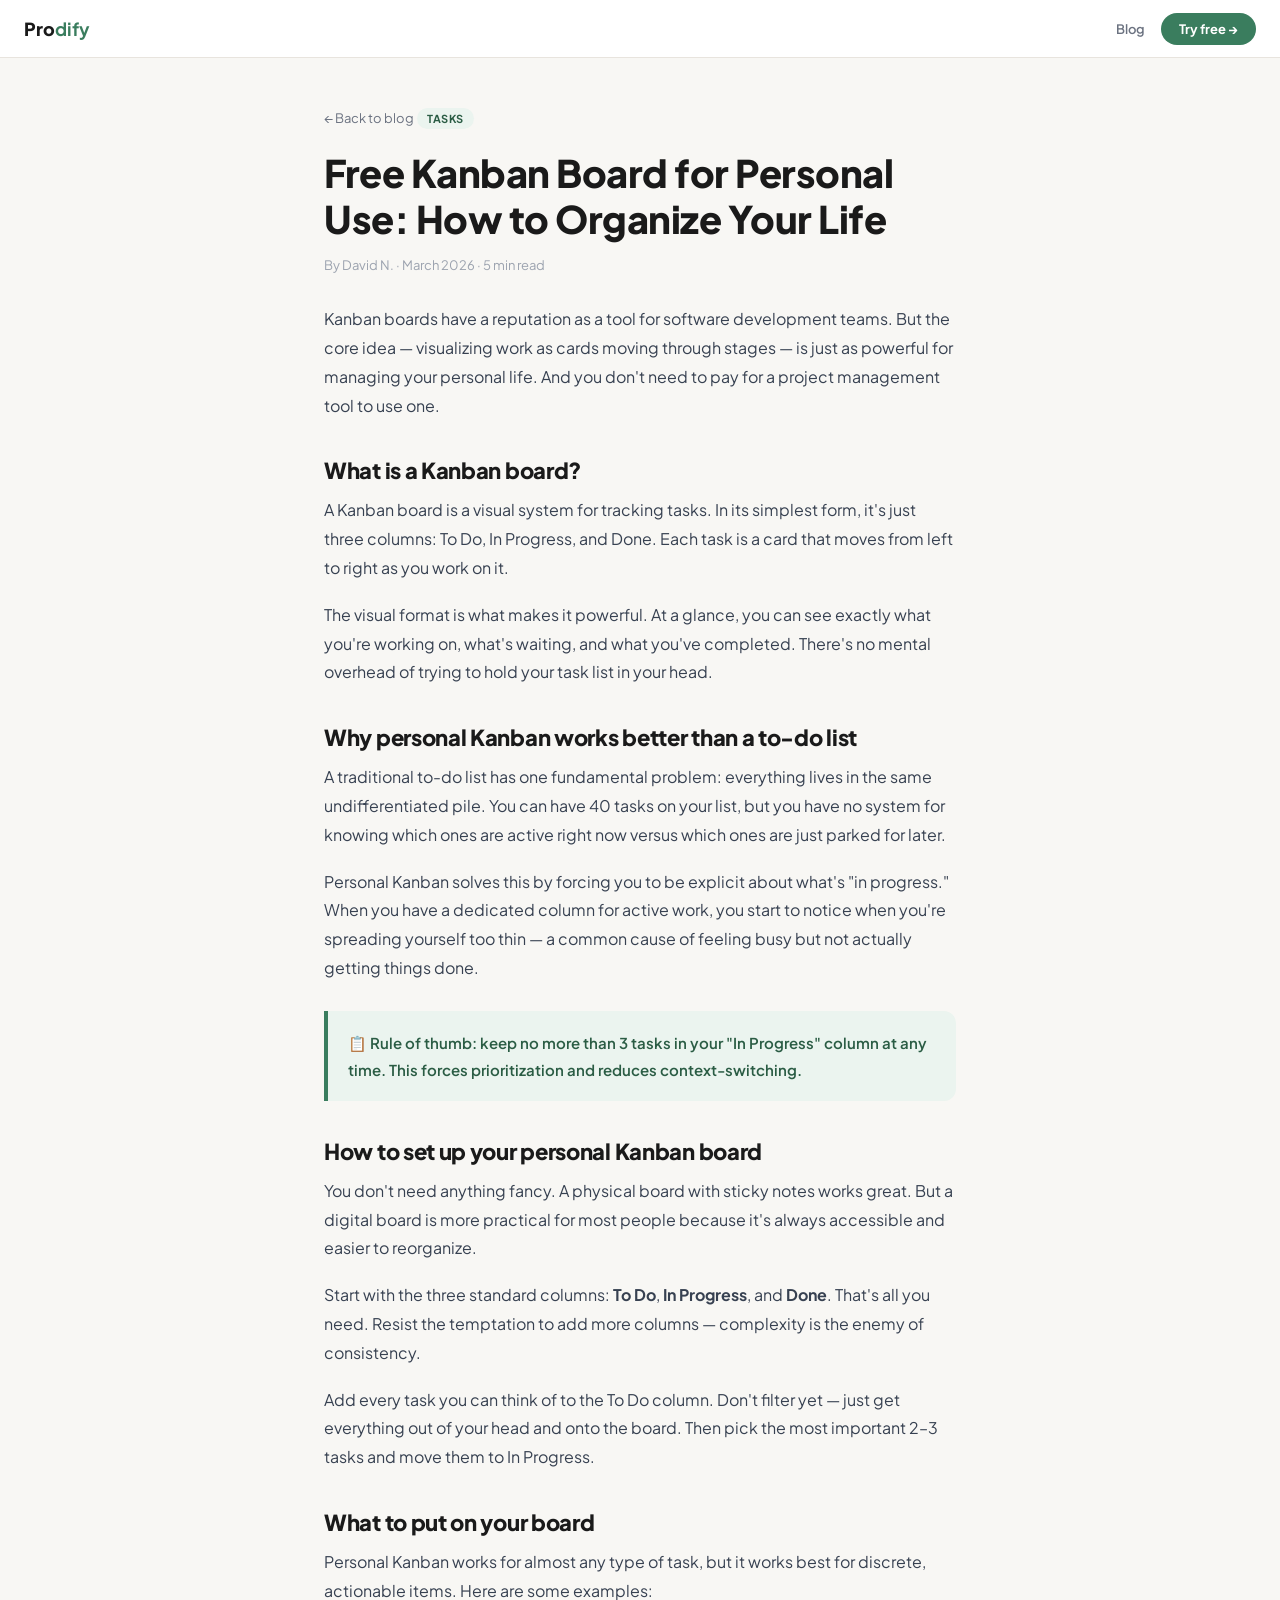
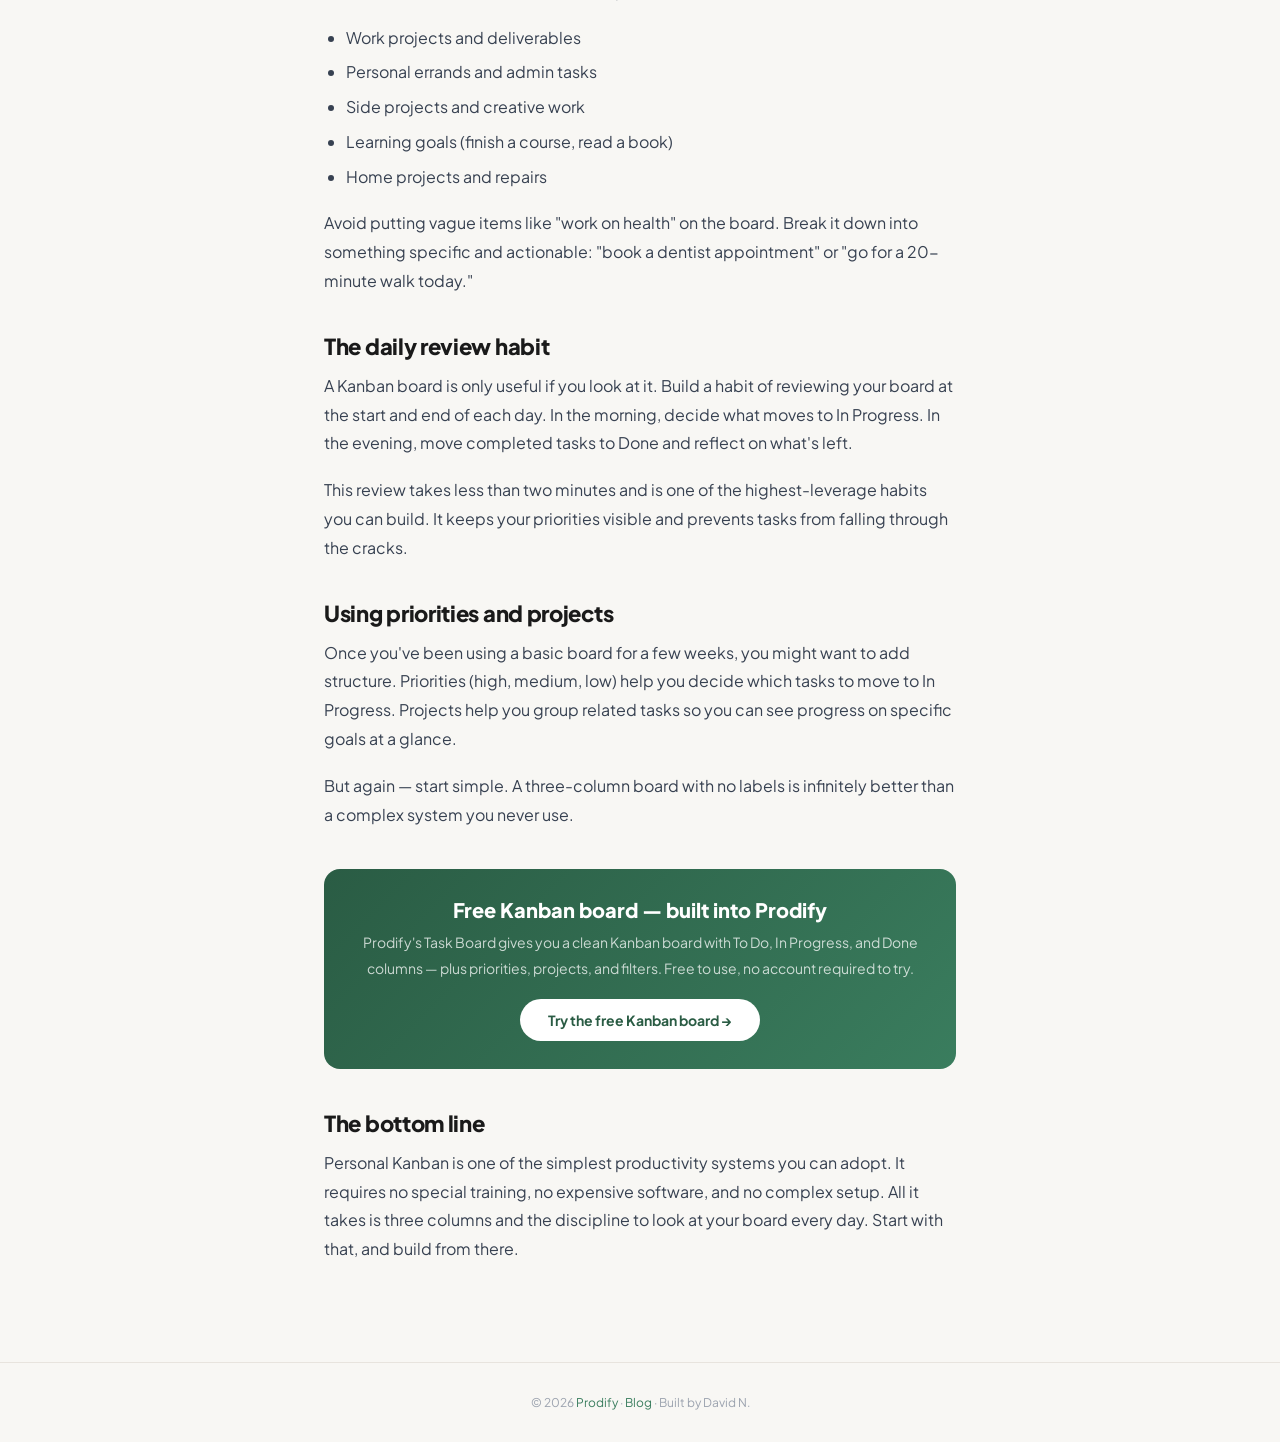
<file: blog/free-kanban-board-personal-use.html>
<!DOCTYPE html>
<html lang="en">
<head>
  <meta charset="UTF-8" />
  <meta name="viewport" content="width=device-width, initial-scale=1.0" />
  <title>Free Kanban Board for Personal Use: Organize Your Life — Prodify</title>
  <meta name="description" content="Kanban isn't just for software teams. Here's how to use a free Kanban board to manage your personal tasks, projects, and goals with a simple To Do, In Progress, Done system." />
  <link rel="canonical" href="https://www.prodify.cc/blog/free-kanban-board-personal-use.html" />
  <link rel="icon" type="image/png" sizes="192x192" href="/icons/icon-192.png" />
  <link href="https://fonts.googleapis.com/css2?family=Plus+Jakarta+Sans:wght@400;500;600;700;800&display=swap" rel="stylesheet" />
  <script type="application/ld+json">{"@context":"https://schema.org","@type":"Article","headline":"Free Kanban Board for Personal Use: How to Organize Your Life","author":{"@type":"Person","name":"David N."},"publisher":{"@type":"Organization","name":"Prodify","url":"https://www.prodify.cc"},"datePublished":"2026-03-01","dateModified":"2026-03-23","url":"https://www.prodify.cc/blog/free-kanban-board-personal-use.html"}</script>
  <style>
    *, *::before, *::after { box-sizing: border-box; margin: 0; padding: 0; }
    body { font-family: 'Plus Jakarta Sans', sans-serif; background: #f8f7f4; color: #1a1a1a; }
    a { color: #3A7D5E; text-decoration: none; }
    a:hover { text-decoration: underline; }
    nav { background: #fff; border-bottom: 1px solid #e8e4de; padding: 0 24px; height: 58px; display: flex; align-items: center; justify-content: space-between; position: sticky; top: 0; z-index: 100; }
    .logo { font-size: 18px; font-weight: 800; color: #1a1a1a; text-decoration: none; }
    .logo b { color: #3A7D5E; }
    .nav-right { display: flex; align-items: center; gap: 16px; }
    .nav-blog { font-size: 13px; font-weight: 600; color: #6b7280; }
    .nav-cta { background: #3A7D5E; color: #fff; font-size: 13px; font-weight: 700; padding: 8px 18px; border-radius: 100px; font-family: inherit; cursor: pointer; border: none; }
    .article-wrap { max-width: 680px; margin: 0 auto; padding: 48px 24px 80px; }
    .tag { background: #EBF4EF; color: #2A5C44; font-size: 11px; font-weight: 700; padding: 4px 10px; border-radius: 100px; display: inline-block; margin-bottom: 16px; text-transform: uppercase; letter-spacing: .5px; }
    h1 { font-size: clamp(26px, 4vw, 38px); font-weight: 800; line-height: 1.2; letter-spacing: -0.5px; margin-bottom: 16px; }
    .meta { font-size: 13px; color: #9ca3af; margin-bottom: 32px; }
    .article-body h2 { font-size: 22px; font-weight: 800; margin: 36px 0 12px; letter-spacing: -0.3px; }
    .article-body p { font-size: 16px; line-height: 1.8; color: #374151; margin-bottom: 18px; }
    .article-body ul, .article-body ol { padding-left: 22px; margin-bottom: 18px; }
    .article-body li { font-size: 16px; line-height: 1.8; color: #374151; margin-bottom: 6px; }
    .callout { background: #EBF4EF; border-left: 4px solid #3A7D5E; border-radius: 0 12px 12px 0; padding: 18px 20px; margin: 28px 0; }
    .callout p { margin: 0; font-size: 15px; color: #2A5C44; font-weight: 600; }
    .cta-box { background: linear-gradient(135deg, #2A5C44, #3A7D5E); border-radius: 16px; padding: 28px; margin: 40px 0; text-align: center; }
    .cta-box h3 { font-size: 20px; font-weight: 800; color: #fff; margin-bottom: 8px; }
    .cta-box p { font-size: 14px; color: rgba(255,255,255,0.75); margin-bottom: 18px; }
    .cta-btn { background: #fff; color: #2A5C44; font-size: 14px; font-weight: 700; padding: 12px 28px; border-radius: 100px; border: none; cursor: pointer; font-family: inherit; }
    .back { font-size: 13px; color: #6b7280; margin-bottom: 24px; display: inline-block; }
    footer { text-align: center; padding: 32px 24px; font-size: 12px; color: #9ca3af; border-top: 1px solid #e8e4de; }
  </style>
  <!-- Open Graph -->
  <meta property="og:type" content="article" />
  <meta property="og:url" content="https://www.prodify.cc/blog/free-kanban-board-personal-use.html" />
  <meta property="og:title" content="Free Kanban Board for Personal Use: Organize Your Life — Prodify" />
  <meta property="og:description" content="Kanban isn't just for software teams. Here's how to use a free Kanban board to manage your personal tasks, projects, and goals." />
  <meta property="og:image" content="https://www.prodify.cc/og-preview.png" />
  <meta property="og:site_name" content="Prodify" />
  <!-- Twitter -->
  <meta name="twitter:card" content="summary_large_image" />
  <meta name="twitter:title" content="Free Kanban Board for Personal Use: Organize Your Life — Prodify" />
  <meta name="twitter:description" content="Kanban isn't just for software teams. Here's how to use a free Kanban board to manage your personal tasks, projects, and goals." />
  <meta name="twitter:image" content="https://www.prodify.cc/og-preview.png" />
</head>
<body>
  <nav>
    <a href="/" class="logo">Pro<b>dify</b></a>
    <div class="nav-right">
      <a href="/blog/" class="nav-blog">Blog</a>
      <button class="nav-cta" onclick="location.href='/'">Try free →</button>
    </div>
  </nav>

  <div class="article-wrap">
    <a href="/blog/" class="back">← Back to blog</a>
    <span class="tag">Tasks</span>
    <h1>Free Kanban Board for Personal Use: How to Organize Your Life</h1>
    <div class="meta">By David N. · March 2026 · 5 min read</div>

    <div class="article-body">
      <p>Kanban boards have a reputation as a tool for software development teams. But the core idea — visualizing work as cards moving through stages — is just as powerful for managing your personal life. And you don't need to pay for a project management tool to use one.</p>

      <h2>What is a Kanban board?</h2>
      <p>A Kanban board is a visual system for tracking tasks. In its simplest form, it's just three columns: To Do, In Progress, and Done. Each task is a card that moves from left to right as you work on it.</p>
      <p>The visual format is what makes it powerful. At a glance, you can see exactly what you're working on, what's waiting, and what you've completed. There's no mental overhead of trying to hold your task list in your head.</p>

      <h2>Why personal Kanban works better than a to-do list</h2>
      <p>A traditional to-do list has one fundamental problem: everything lives in the same undifferentiated pile. You can have 40 tasks on your list, but you have no system for knowing which ones are active right now versus which ones are just parked for later.</p>
      <p>Personal Kanban solves this by forcing you to be explicit about what's "in progress." When you have a dedicated column for active work, you start to notice when you're spreading yourself too thin — a common cause of feeling busy but not actually getting things done.</p>

      <div class="callout">
        <p>📋 Rule of thumb: keep no more than 3 tasks in your "In Progress" column at any time. This forces prioritization and reduces context-switching.</p>
      </div>

      <h2>How to set up your personal Kanban board</h2>
      <p>You don't need anything fancy. A physical board with sticky notes works great. But a digital board is more practical for most people because it's always accessible and easier to reorganize.</p>
      <p>Start with the three standard columns: <strong>To Do</strong>, <strong>In Progress</strong>, and <strong>Done</strong>. That's all you need. Resist the temptation to add more columns — complexity is the enemy of consistency.</p>
      <p>Add every task you can think of to the To Do column. Don't filter yet — just get everything out of your head and onto the board. Then pick the most important 2–3 tasks and move them to In Progress.</p>

      <h2>What to put on your board</h2>
      <p>Personal Kanban works for almost any type of task, but it works best for discrete, actionable items. Here are some examples:</p>
      <ul>
        <li>Work projects and deliverables</li>
        <li>Personal errands and admin tasks</li>
        <li>Side projects and creative work</li>
        <li>Learning goals (finish a course, read a book)</li>
        <li>Home projects and repairs</li>
      </ul>
      <p>Avoid putting vague items like "work on health" on the board. Break it down into something specific and actionable: "book a dentist appointment" or "go for a 20-minute walk today."</p>

      <h2>The daily review habit</h2>
      <p>A Kanban board is only useful if you look at it. Build a habit of reviewing your board at the start and end of each day. In the morning, decide what moves to In Progress. In the evening, move completed tasks to Done and reflect on what's left.</p>
      <p>This review takes less than two minutes and is one of the highest-leverage habits you can build. It keeps your priorities visible and prevents tasks from falling through the cracks.</p>

      <h2>Using priorities and projects</h2>
      <p>Once you've been using a basic board for a few weeks, you might want to add structure. Priorities (high, medium, low) help you decide which tasks to move to In Progress. Projects help you group related tasks so you can see progress on specific goals at a glance.</p>
      <p>But again — start simple. A three-column board with no labels is infinitely better than a complex system you never use.</p>

      <div class="cta-box">
        <h3>Free Kanban board — built into Prodify</h3>
        <p>Prodify's Task Board gives you a clean Kanban board with To Do, In Progress, and Done columns — plus priorities, projects, and filters. Free to use, no account required to try.</p>
        <button class="cta-btn" onclick="location.href='/'">Try the free Kanban board →</button>
      </div>

      <h2>The bottom line</h2>
      <p>Personal Kanban is one of the simplest productivity systems you can adopt. It requires no special training, no expensive software, and no complex setup. All it takes is three columns and the discipline to look at your board every day. Start with that, and build from there.</p>
    </div>
  </div>

  <footer>© 2026 <a href="/">Prodify</a> · <a href="/blog/">Blog</a> · Built by David N.</footer>
</body>
</html>
</file>
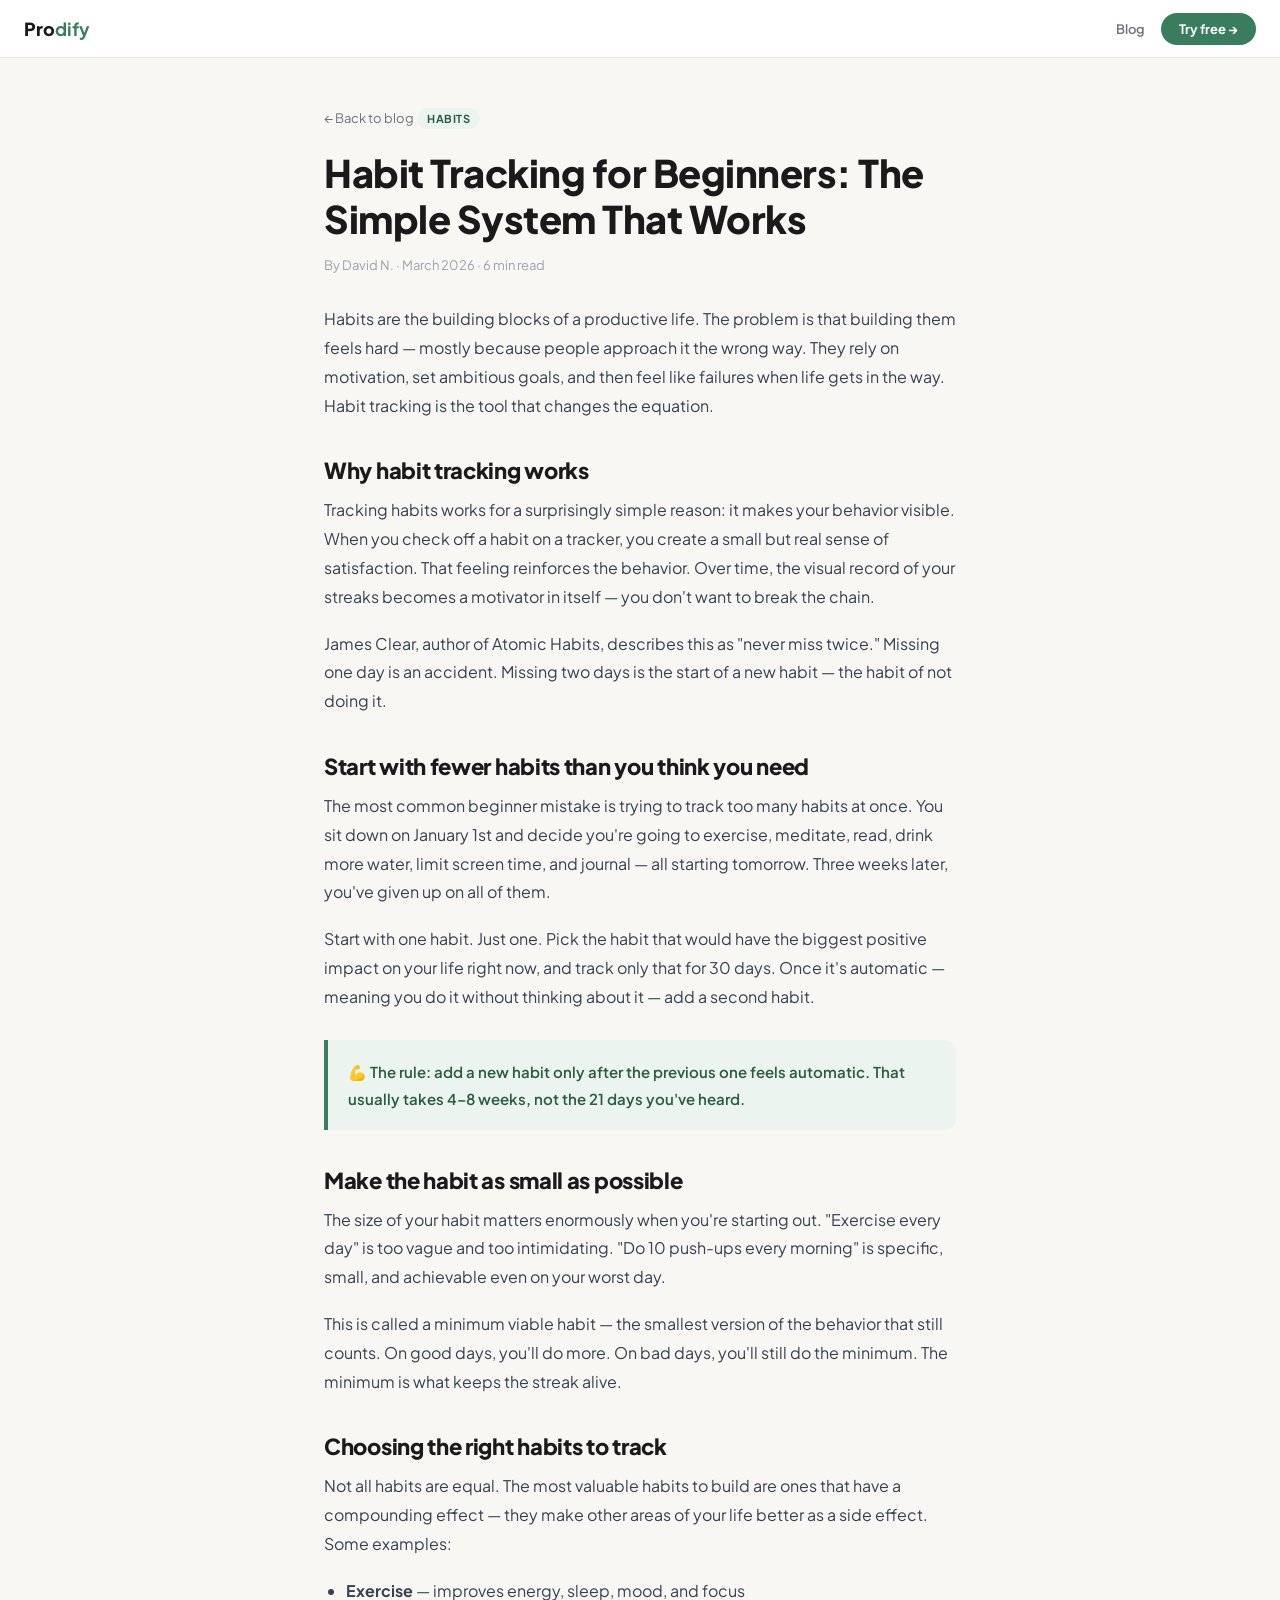
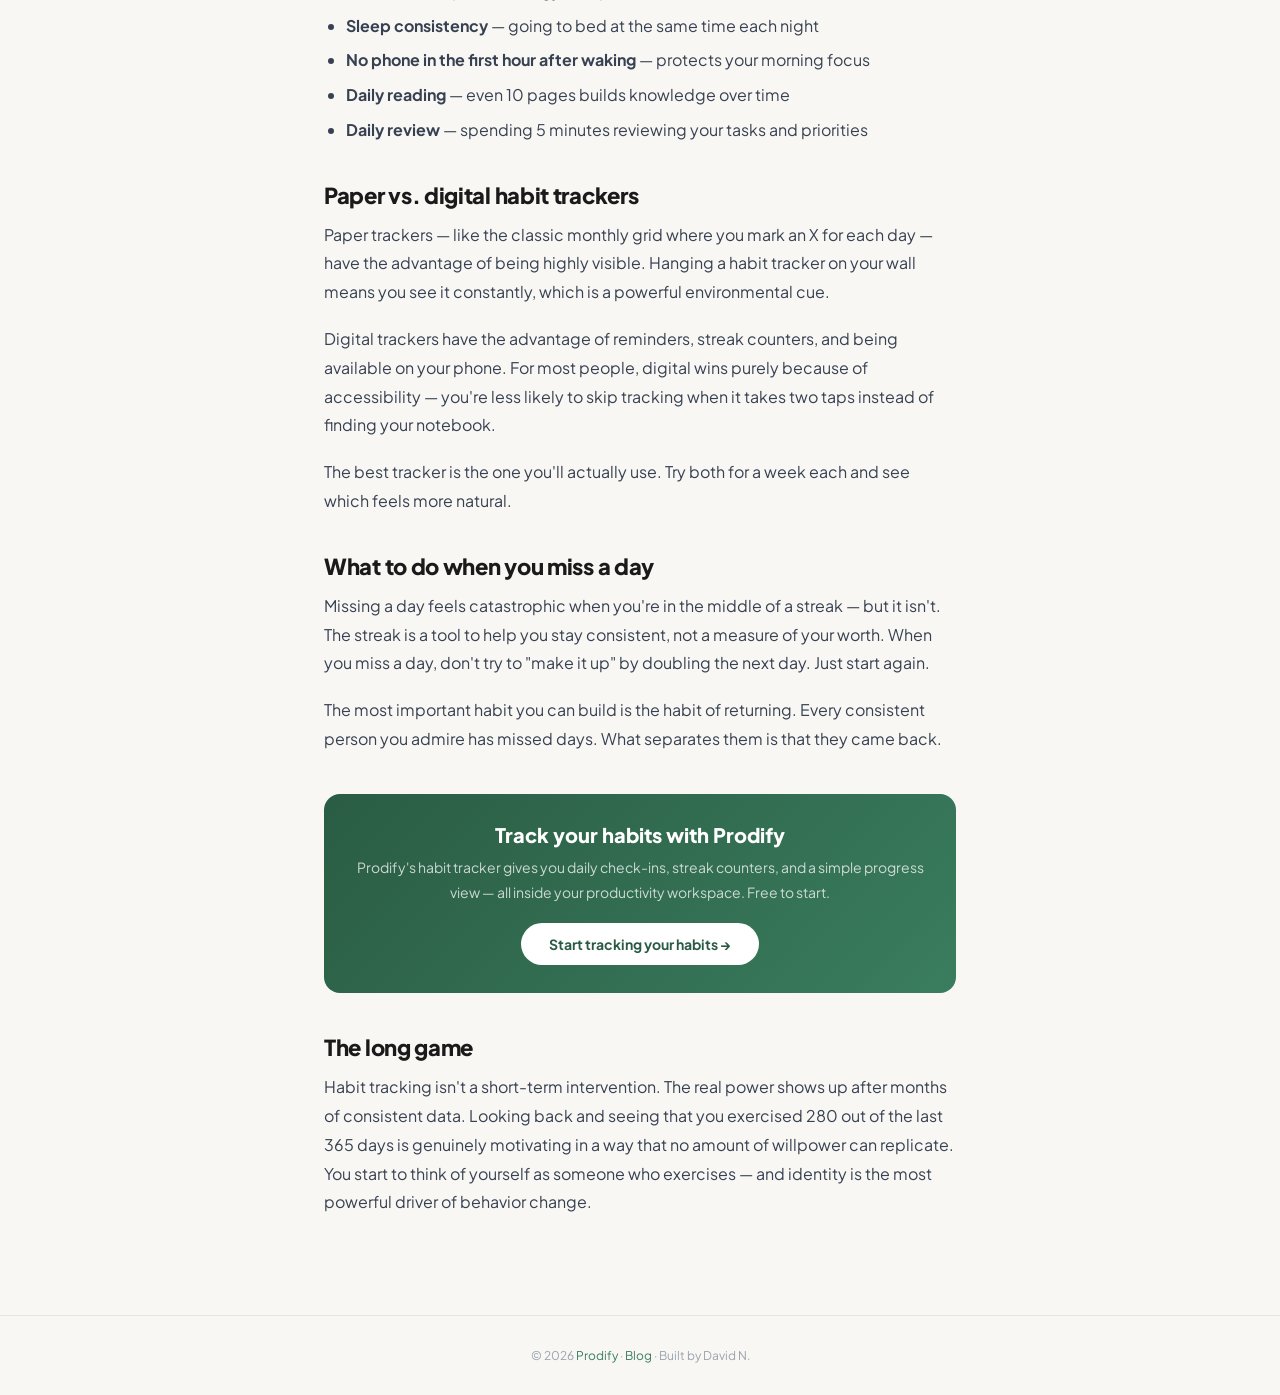
<file: blog/habit-tracking-beginners.html>
<!DOCTYPE html>
<html lang="en">
<head>
  <meta charset="UTF-8" />
  <meta name="viewport" content="width=device-width, initial-scale=1.0" />
  <title>Habit Tracking for Beginners: The Simple System That Works — Prodify</title>
  <meta name="description" content="You don't need willpower to build good habits — you need a system. Here's how to start habit tracking as a beginner and actually keep going past the first week." />
  <link rel="canonical" href="https://www.prodify.cc/blog/habit-tracking-beginners.html" />
  <link rel="icon" type="image/png" sizes="192x192" href="/icons/icon-192.png" />
  <link href="https://fonts.googleapis.com/css2?family=Plus+Jakarta+Sans:wght@400;500;600;700;800&display=swap" rel="stylesheet" />
  <script type="application/ld+json">{"@context":"https://schema.org","@type":"Article","headline":"Habit Tracking for Beginners: The Simple System That Works","author":{"@type":"Person","name":"David N."},"publisher":{"@type":"Organization","name":"Prodify","url":"https://www.prodify.cc"},"datePublished":"2026-03-01","dateModified":"2026-03-23","url":"https://www.prodify.cc/blog/habit-tracking-beginners.html"}</script>
  <style>
    *, *::before, *::after { box-sizing: border-box; margin: 0; padding: 0; }
    body { font-family: 'Plus Jakarta Sans', sans-serif; background: #f8f7f4; color: #1a1a1a; }
    a { color: #3A7D5E; text-decoration: none; }
    a:hover { text-decoration: underline; }
    nav { background: #fff; border-bottom: 1px solid #e8e4de; padding: 0 24px; height: 58px; display: flex; align-items: center; justify-content: space-between; position: sticky; top: 0; z-index: 100; }
    .logo { font-size: 18px; font-weight: 800; color: #1a1a1a; text-decoration: none; }
    .logo b { color: #3A7D5E; }
    .nav-right { display: flex; align-items: center; gap: 16px; }
    .nav-blog { font-size: 13px; font-weight: 600; color: #6b7280; }
    .nav-cta { background: #3A7D5E; color: #fff; font-size: 13px; font-weight: 700; padding: 8px 18px; border-radius: 100px; font-family: inherit; cursor: pointer; border: none; }
    .article-wrap { max-width: 680px; margin: 0 auto; padding: 48px 24px 80px; }
    .tag { background: #EBF4EF; color: #2A5C44; font-size: 11px; font-weight: 700; padding: 4px 10px; border-radius: 100px; display: inline-block; margin-bottom: 16px; text-transform: uppercase; letter-spacing: .5px; }
    h1 { font-size: clamp(26px, 4vw, 38px); font-weight: 800; line-height: 1.2; letter-spacing: -0.5px; margin-bottom: 16px; }
    .meta { font-size: 13px; color: #9ca3af; margin-bottom: 32px; }
    .article-body h2 { font-size: 22px; font-weight: 800; margin: 36px 0 12px; letter-spacing: -0.3px; }
    .article-body p { font-size: 16px; line-height: 1.8; color: #374151; margin-bottom: 18px; }
    .article-body ul, .article-body ol { padding-left: 22px; margin-bottom: 18px; }
    .article-body li { font-size: 16px; line-height: 1.8; color: #374151; margin-bottom: 6px; }
    .callout { background: #EBF4EF; border-left: 4px solid #3A7D5E; border-radius: 0 12px 12px 0; padding: 18px 20px; margin: 28px 0; }
    .callout p { margin: 0; font-size: 15px; color: #2A5C44; font-weight: 600; }
    .cta-box { background: linear-gradient(135deg, #2A5C44, #3A7D5E); border-radius: 16px; padding: 28px; margin: 40px 0; text-align: center; }
    .cta-box h3 { font-size: 20px; font-weight: 800; color: #fff; margin-bottom: 8px; }
    .cta-box p { font-size: 14px; color: rgba(255,255,255,0.75); margin-bottom: 18px; }
    .cta-btn { background: #fff; color: #2A5C44; font-size: 14px; font-weight: 700; padding: 12px 28px; border-radius: 100px; border: none; cursor: pointer; font-family: inherit; }
    .back { font-size: 13px; color: #6b7280; margin-bottom: 24px; display: inline-block; }
    footer { text-align: center; padding: 32px 24px; font-size: 12px; color: #9ca3af; border-top: 1px solid #e8e4de; }
  </style>
  <!-- Open Graph -->
  <meta property="og:type" content="article" />
  <meta property="og:url" content="https://www.prodify.cc/blog/habit-tracking-beginners.html" />
  <meta property="og:title" content="Habit Tracking for Beginners: The Simple System That Works — Prodify" />
  <meta property="og:description" content="You don't need willpower to build good habits — you need a system. Here's how to start habit tracking as a beginner and actually keep going." />
  <meta property="og:image" content="https://www.prodify.cc/og-preview.png" />
  <meta property="og:site_name" content="Prodify" />
  <!-- Twitter -->
  <meta name="twitter:card" content="summary_large_image" />
  <meta name="twitter:title" content="Habit Tracking for Beginners: The Simple System That Works — Prodify" />
  <meta name="twitter:description" content="You don't need willpower to build good habits — you need a system. Here's how to start habit tracking as a beginner and actually keep going." />
  <meta name="twitter:image" content="https://www.prodify.cc/og-preview.png" />
</head>
<body>
  <nav>
    <a href="/" class="logo">Pro<b>dify</b></a>
    <div class="nav-right">
      <a href="/blog/" class="nav-blog">Blog</a>
      <button class="nav-cta" onclick="location.href='/'">Try free →</button>
    </div>
  </nav>

  <div class="article-wrap">
    <a href="/blog/" class="back">← Back to blog</a>
    <span class="tag">Habits</span>
    <h1>Habit Tracking for Beginners: The Simple System That Works</h1>
    <div class="meta">By David N. · March 2026 · 6 min read</div>

    <div class="article-body">
      <p>Habits are the building blocks of a productive life. The problem is that building them feels hard — mostly because people approach it the wrong way. They rely on motivation, set ambitious goals, and then feel like failures when life gets in the way. Habit tracking is the tool that changes the equation.</p>

      <h2>Why habit tracking works</h2>
      <p>Tracking habits works for a surprisingly simple reason: it makes your behavior visible. When you check off a habit on a tracker, you create a small but real sense of satisfaction. That feeling reinforces the behavior. Over time, the visual record of your streaks becomes a motivator in itself — you don't want to break the chain.</p>
      <p>James Clear, author of Atomic Habits, describes this as "never miss twice." Missing one day is an accident. Missing two days is the start of a new habit — the habit of not doing it.</p>

      <h2>Start with fewer habits than you think you need</h2>
      <p>The most common beginner mistake is trying to track too many habits at once. You sit down on January 1st and decide you're going to exercise, meditate, read, drink more water, limit screen time, and journal — all starting tomorrow. Three weeks later, you've given up on all of them.</p>
      <p>Start with one habit. Just one. Pick the habit that would have the biggest positive impact on your life right now, and track only that for 30 days. Once it's automatic — meaning you do it without thinking about it — add a second habit.</p>

      <div class="callout">
        <p>💪 The rule: add a new habit only after the previous one feels automatic. That usually takes 4–8 weeks, not the 21 days you've heard.</p>
      </div>

      <h2>Make the habit as small as possible</h2>
      <p>The size of your habit matters enormously when you're starting out. "Exercise every day" is too vague and too intimidating. "Do 10 push-ups every morning" is specific, small, and achievable even on your worst day.</p>
      <p>This is called a minimum viable habit — the smallest version of the behavior that still counts. On good days, you'll do more. On bad days, you'll still do the minimum. The minimum is what keeps the streak alive.</p>

      <h2>Choosing the right habits to track</h2>
      <p>Not all habits are equal. The most valuable habits to build are ones that have a compounding effect — they make other areas of your life better as a side effect. Some examples:</p>
      <ul>
        <li><strong>Exercise</strong> — improves energy, sleep, mood, and focus</li>
        <li><strong>Sleep consistency</strong> — going to bed at the same time each night</li>
        <li><strong>No phone in the first hour after waking</strong> — protects your morning focus</li>
        <li><strong>Daily reading</strong> — even 10 pages builds knowledge over time</li>
        <li><strong>Daily review</strong> — spending 5 minutes reviewing your tasks and priorities</li>
      </ul>

      <h2>Paper vs. digital habit trackers</h2>
      <p>Paper trackers — like the classic monthly grid where you mark an X for each day — have the advantage of being highly visible. Hanging a habit tracker on your wall means you see it constantly, which is a powerful environmental cue.</p>
      <p>Digital trackers have the advantage of reminders, streak counters, and being available on your phone. For most people, digital wins purely because of accessibility — you're less likely to skip tracking when it takes two taps instead of finding your notebook.</p>
      <p>The best tracker is the one you'll actually use. Try both for a week each and see which feels more natural.</p>

      <h2>What to do when you miss a day</h2>
      <p>Missing a day feels catastrophic when you're in the middle of a streak — but it isn't. The streak is a tool to help you stay consistent, not a measure of your worth. When you miss a day, don't try to "make it up" by doubling the next day. Just start again.</p>
      <p>The most important habit you can build is the habit of returning. Every consistent person you admire has missed days. What separates them is that they came back.</p>

      <div class="cta-box">
        <h3>Track your habits with Prodify</h3>
        <p>Prodify's habit tracker gives you daily check-ins, streak counters, and a simple progress view — all inside your productivity workspace. Free to start.</p>
        <button class="cta-btn" onclick="location.href='/'">Start tracking your habits →</button>
      </div>

      <h2>The long game</h2>
      <p>Habit tracking isn't a short-term intervention. The real power shows up after months of consistent data. Looking back and seeing that you exercised 280 out of the last 365 days is genuinely motivating in a way that no amount of willpower can replicate. You start to think of yourself as someone who exercises — and identity is the most powerful driver of behavior change.</p>
    </div>
  </div>

  <footer>© 2026 <a href="/">Prodify</a> · <a href="/blog/">Blog</a> · Built by David N.</footer>
</body>
</html>
</file>
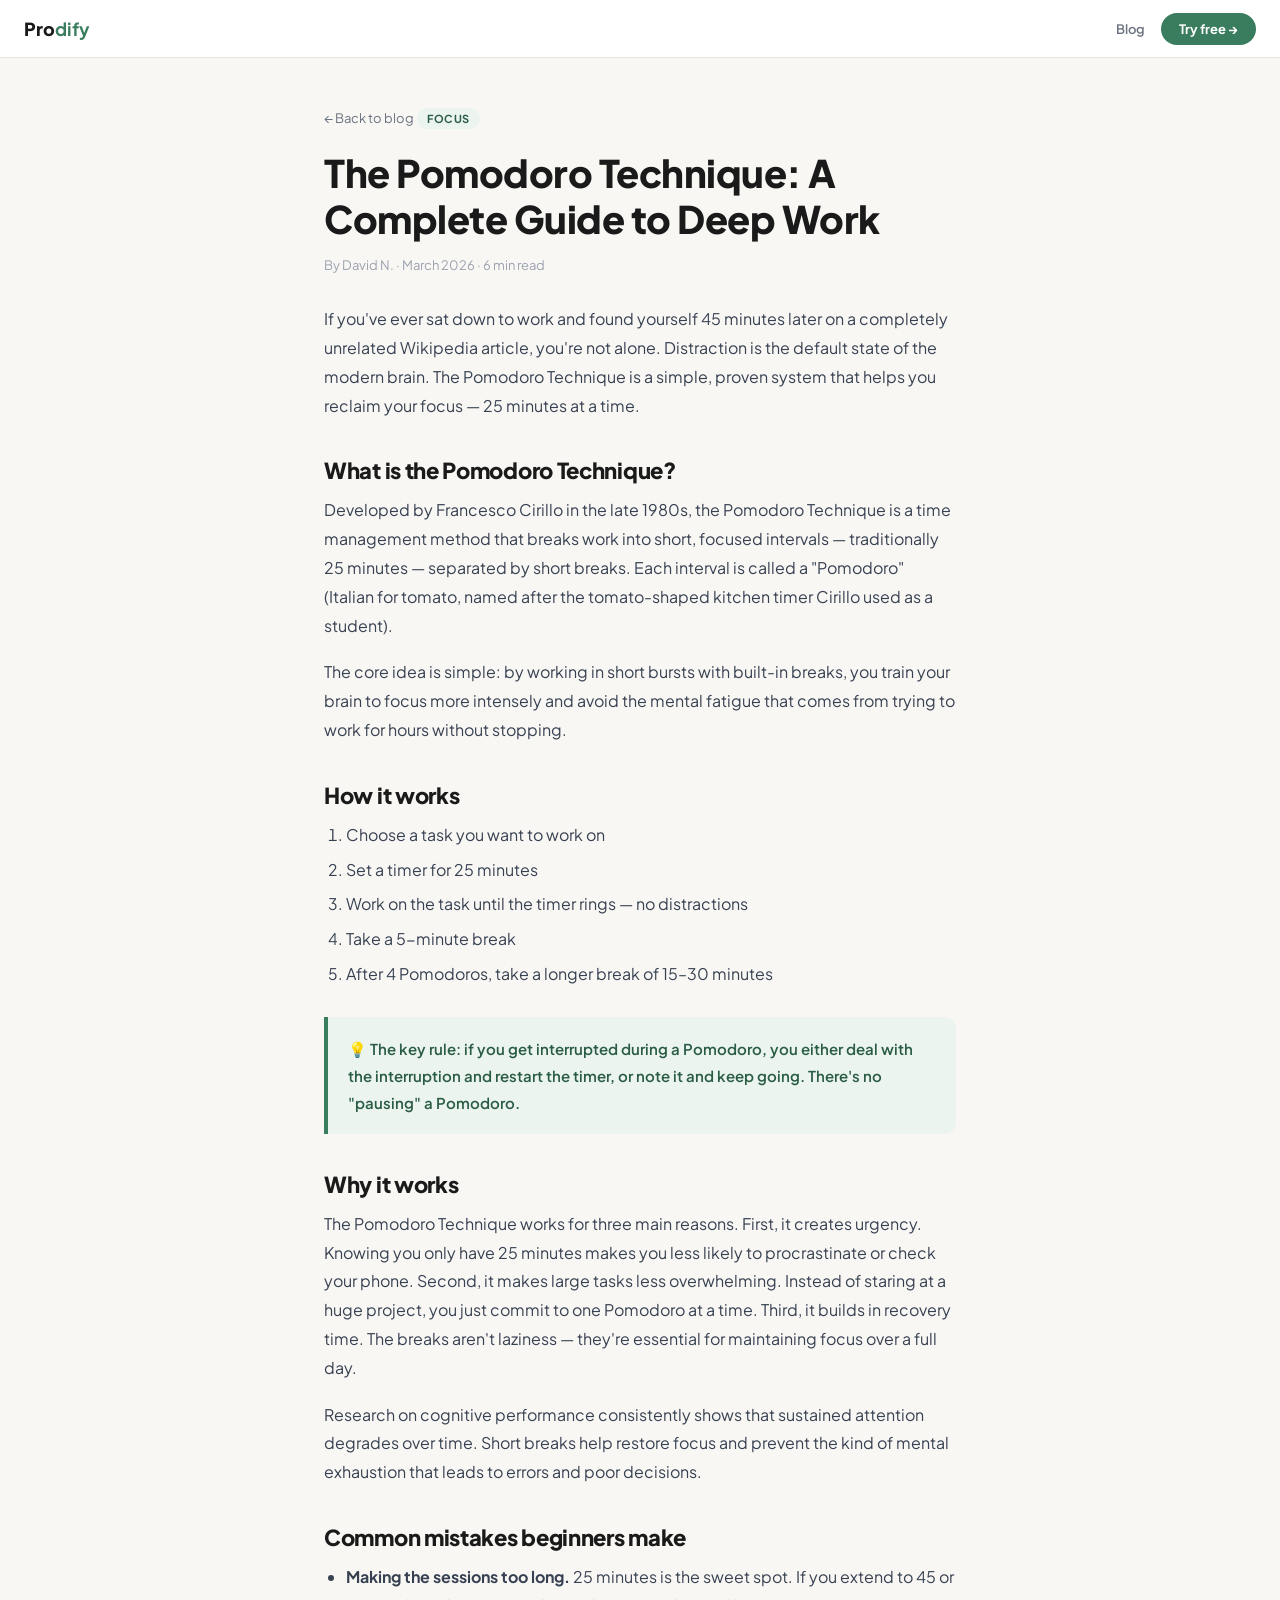
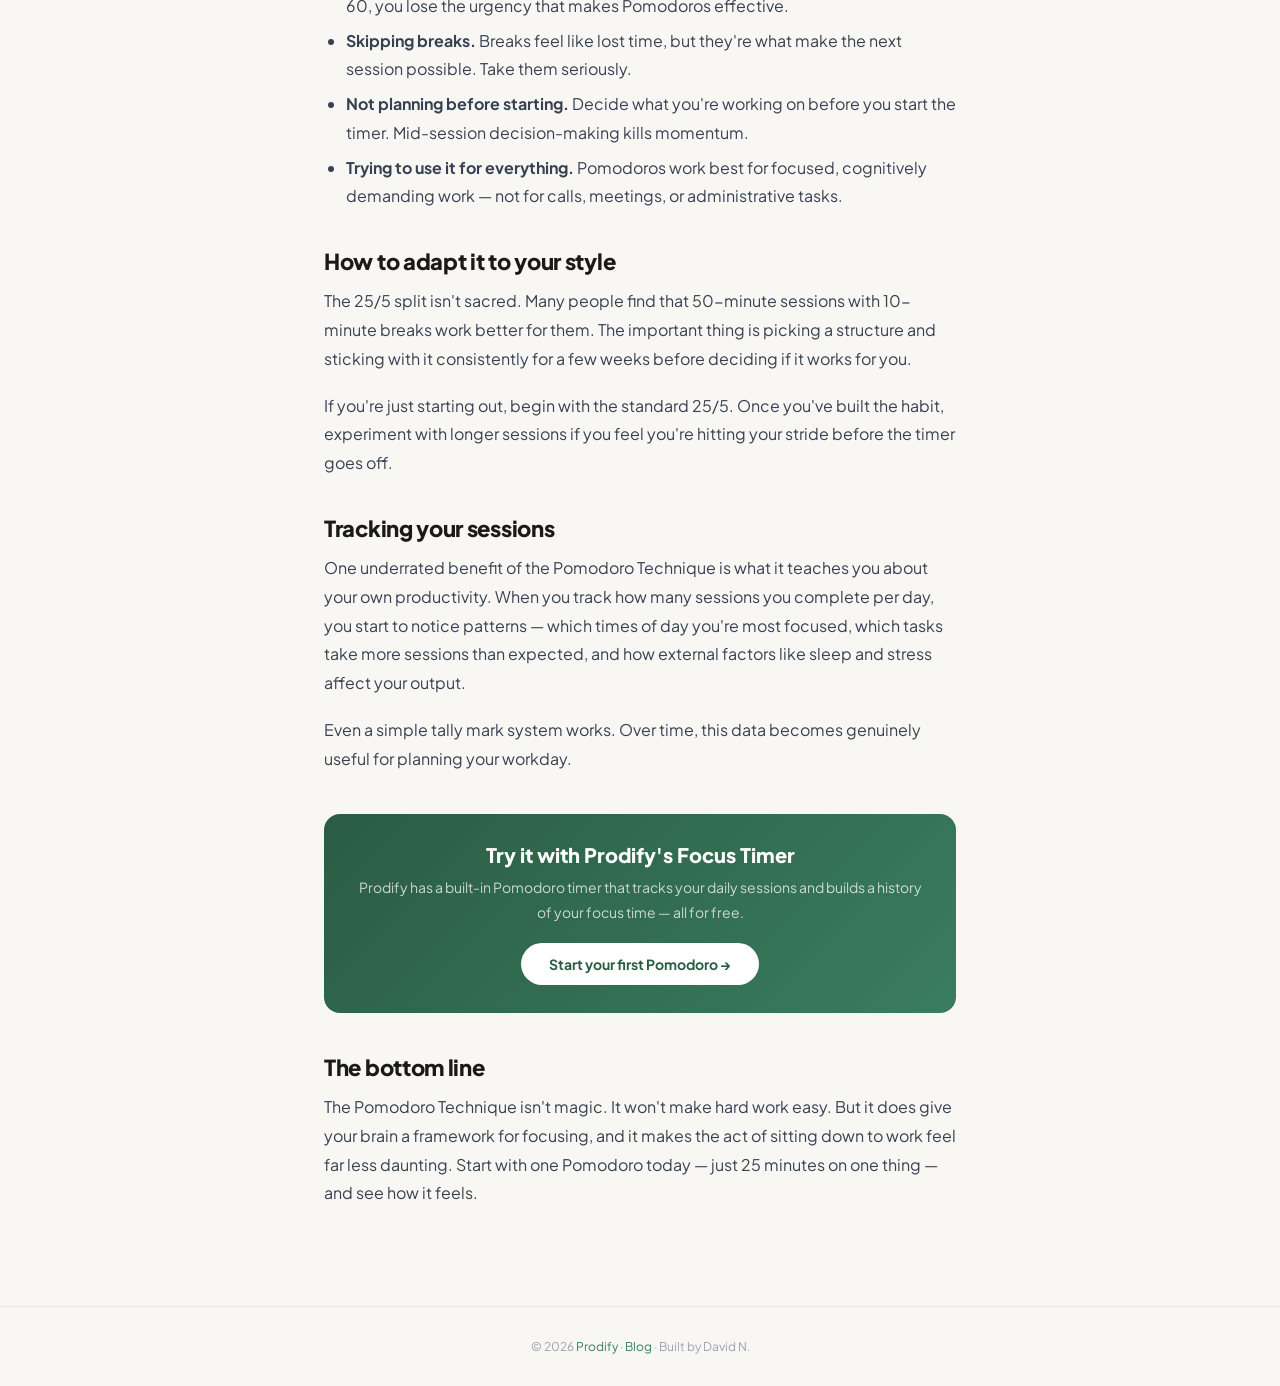
<file: blog/pomodoro-technique-guide.html>
<!DOCTYPE html>
<html lang="en">
<head>
  <meta charset="UTF-8" />
  <meta name="viewport" content="width=device-width, initial-scale=1.0" />
  <title>The Pomodoro Technique: A Complete Guide to Deep Work — Prodify</title>
  <meta name="description" content="Learn how the Pomodoro Technique works, why 25-minute focus sessions are so effective, and how to use a free focus timer to get more done every day." />
  <link rel="canonical" href="https://www.prodify.cc/blog/pomodoro-technique-guide.html" />
  <link rel="icon" type="image/png" sizes="192x192" href="/icons/icon-192.png" />
  <link href="https://fonts.googleapis.com/css2?family=Plus+Jakarta+Sans:wght@400;500;600;700;800&display=swap" rel="stylesheet" />
  <script type="application/ld+json">{"@context":"https://schema.org","@type":"Article","headline":"The Pomodoro Technique: A Complete Guide to Deep Work","author":{"@type":"Person","name":"David N."},"publisher":{"@type":"Organization","name":"Prodify","url":"https://www.prodify.cc"},"datePublished":"2026-03-01","dateModified":"2026-03-23","url":"https://www.prodify.cc/blog/pomodoro-technique-guide.html"}</script>
  <style>
    *, *::before, *::after { box-sizing: border-box; margin: 0; padding: 0; }
    body { font-family: 'Plus Jakarta Sans', sans-serif; background: #f8f7f4; color: #1a1a1a; }
    a { color: #3A7D5E; text-decoration: none; }
    a:hover { text-decoration: underline; }
    nav { background: #fff; border-bottom: 1px solid #e8e4de; padding: 0 24px; height: 58px; display: flex; align-items: center; justify-content: space-between; position: sticky; top: 0; z-index: 100; }
    .logo { font-size: 18px; font-weight: 800; color: #1a1a1a; text-decoration: none; }
    .logo b { color: #3A7D5E; }
    .nav-right { display: flex; align-items: center; gap: 16px; }
    .nav-blog { font-size: 13px; font-weight: 600; color: #6b7280; }
    .nav-cta { background: #3A7D5E; color: #fff; font-size: 13px; font-weight: 700; padding: 8px 18px; border-radius: 100px; font-family: inherit; cursor: pointer; border: none; }
    .article-wrap { max-width: 680px; margin: 0 auto; padding: 48px 24px 80px; }
    .tag { background: #EBF4EF; color: #2A5C44; font-size: 11px; font-weight: 700; padding: 4px 10px; border-radius: 100px; display: inline-block; margin-bottom: 16px; text-transform: uppercase; letter-spacing: .5px; }
    h1 { font-size: clamp(26px, 4vw, 38px); font-weight: 800; line-height: 1.2; letter-spacing: -0.5px; margin-bottom: 16px; }
    .meta { font-size: 13px; color: #9ca3af; margin-bottom: 32px; }
    .article-body h2 { font-size: 22px; font-weight: 800; margin: 36px 0 12px; letter-spacing: -0.3px; }
    .article-body p { font-size: 16px; line-height: 1.8; color: #374151; margin-bottom: 18px; }
    .article-body ul, .article-body ol { padding-left: 22px; margin-bottom: 18px; }
    .article-body li { font-size: 16px; line-height: 1.8; color: #374151; margin-bottom: 6px; }
    .callout { background: #EBF4EF; border-left: 4px solid #3A7D5E; border-radius: 0 12px 12px 0; padding: 18px 20px; margin: 28px 0; }
    .callout p { margin: 0; font-size: 15px; color: #2A5C44; font-weight: 600; }
    .cta-box { background: linear-gradient(135deg, #2A5C44, #3A7D5E); border-radius: 16px; padding: 28px; margin: 40px 0; text-align: center; }
    .cta-box h3 { font-size: 20px; font-weight: 800; color: #fff; margin-bottom: 8px; }
    .cta-box p { font-size: 14px; color: rgba(255,255,255,0.75); margin-bottom: 18px; }
    .cta-btn { background: #fff; color: #2A5C44; font-size: 14px; font-weight: 700; padding: 12px 28px; border-radius: 100px; border: none; cursor: pointer; font-family: inherit; }
    .back { font-size: 13px; color: #6b7280; margin-bottom: 24px; display: inline-block; }
    footer { text-align: center; padding: 32px 24px; font-size: 12px; color: #9ca3af; border-top: 1px solid #e8e4de; }
  </style>
  <!-- Open Graph -->
  <meta property="og:type" content="article" />
  <meta property="og:url" content="https://www.prodify.cc/blog/pomodoro-technique-guide.html" />
  <meta property="og:title" content="The Pomodoro Technique: A Complete Guide to Deep Work — Prodify" />
  <meta property="og:description" content="Learn how the Pomodoro Technique works, why 25-minute focus sessions are so effective, and how to use a free focus timer to get more done every day." />
  <meta property="og:image" content="https://www.prodify.cc/og-preview.png" />
  <meta property="og:site_name" content="Prodify" />
  <!-- Twitter -->
  <meta name="twitter:card" content="summary_large_image" />
  <meta name="twitter:title" content="The Pomodoro Technique: A Complete Guide to Deep Work — Prodify" />
  <meta name="twitter:description" content="Learn how the Pomodoro Technique works, why 25-minute focus sessions are so effective, and how to use a free focus timer to get more done every day." />
  <meta name="twitter:image" content="https://www.prodify.cc/og-preview.png" />
</head>
<body>
  <nav>
    <a href="/" class="logo">Pro<b>dify</b></a>
    <div class="nav-right">
      <a href="/blog/" class="nav-blog">Blog</a>
      <button class="nav-cta" onclick="location.href='/'">Try free →</button>
    </div>
  </nav>

  <div class="article-wrap">
    <a href="/blog/" class="back">← Back to blog</a>
    <span class="tag">Focus</span>
    <h1>The Pomodoro Technique: A Complete Guide to Deep Work</h1>
    <div class="meta">By David N. · March 2026 · 6 min read</div>

    <div class="article-body">
      <p>If you've ever sat down to work and found yourself 45 minutes later on a completely unrelated Wikipedia article, you're not alone. Distraction is the default state of the modern brain. The Pomodoro Technique is a simple, proven system that helps you reclaim your focus — 25 minutes at a time.</p>

      <h2>What is the Pomodoro Technique?</h2>
      <p>Developed by Francesco Cirillo in the late 1980s, the Pomodoro Technique is a time management method that breaks work into short, focused intervals — traditionally 25 minutes — separated by short breaks. Each interval is called a "Pomodoro" (Italian for tomato, named after the tomato-shaped kitchen timer Cirillo used as a student).</p>
      <p>The core idea is simple: by working in short bursts with built-in breaks, you train your brain to focus more intensely and avoid the mental fatigue that comes from trying to work for hours without stopping.</p>

      <h2>How it works</h2>
      <ol>
        <li>Choose a task you want to work on</li>
        <li>Set a timer for 25 minutes</li>
        <li>Work on the task until the timer rings — no distractions</li>
        <li>Take a 5-minute break</li>
        <li>After 4 Pomodoros, take a longer break of 15–30 minutes</li>
      </ol>

      <div class="callout">
        <p>💡 The key rule: if you get interrupted during a Pomodoro, you either deal with the interruption and restart the timer, or note it and keep going. There's no "pausing" a Pomodoro.</p>
      </div>

      <h2>Why it works</h2>
      <p>The Pomodoro Technique works for three main reasons. First, it creates urgency. Knowing you only have 25 minutes makes you less likely to procrastinate or check your phone. Second, it makes large tasks less overwhelming. Instead of staring at a huge project, you just commit to one Pomodoro at a time. Third, it builds in recovery time. The breaks aren't laziness — they're essential for maintaining focus over a full day.</p>
      <p>Research on cognitive performance consistently shows that sustained attention degrades over time. Short breaks help restore focus and prevent the kind of mental exhaustion that leads to errors and poor decisions.</p>

      <h2>Common mistakes beginners make</h2>
      <ul>
        <li><strong>Making the sessions too long.</strong> 25 minutes is the sweet spot. If you extend to 45 or 60, you lose the urgency that makes Pomodoros effective.</li>
        <li><strong>Skipping breaks.</strong> Breaks feel like lost time, but they're what make the next session possible. Take them seriously.</li>
        <li><strong>Not planning before starting.</strong> Decide what you're working on before you start the timer. Mid-session decision-making kills momentum.</li>
        <li><strong>Trying to use it for everything.</strong> Pomodoros work best for focused, cognitively demanding work — not for calls, meetings, or administrative tasks.</li>
      </ul>

      <h2>How to adapt it to your style</h2>
      <p>The 25/5 split isn't sacred. Many people find that 50-minute sessions with 10-minute breaks work better for them. The important thing is picking a structure and sticking with it consistently for a few weeks before deciding if it works for you.</p>
      <p>If you're just starting out, begin with the standard 25/5. Once you've built the habit, experiment with longer sessions if you feel you're hitting your stride before the timer goes off.</p>

      <h2>Tracking your sessions</h2>
      <p>One underrated benefit of the Pomodoro Technique is what it teaches you about your own productivity. When you track how many sessions you complete per day, you start to notice patterns — which times of day you're most focused, which tasks take more sessions than expected, and how external factors like sleep and stress affect your output.</p>
      <p>Even a simple tally mark system works. Over time, this data becomes genuinely useful for planning your workday.</p>

      <div class="cta-box">
        <h3>Try it with Prodify's Focus Timer</h3>
        <p>Prodify has a built-in Pomodoro timer that tracks your daily sessions and builds a history of your focus time — all for free.</p>
        <button class="cta-btn" onclick="location.href='/'">Start your first Pomodoro →</button>
      </div>

      <h2>The bottom line</h2>
      <p>The Pomodoro Technique isn't magic. It won't make hard work easy. But it does give your brain a framework for focusing, and it makes the act of sitting down to work feel far less daunting. Start with one Pomodoro today — just 25 minutes on one thing — and see how it feels.</p>
    </div>
  </div>

  <footer>© 2026 <a href="/">Prodify</a> · <a href="/blog/">Blog</a> · Built by David N.</footer>
</body>
</html>
</file>
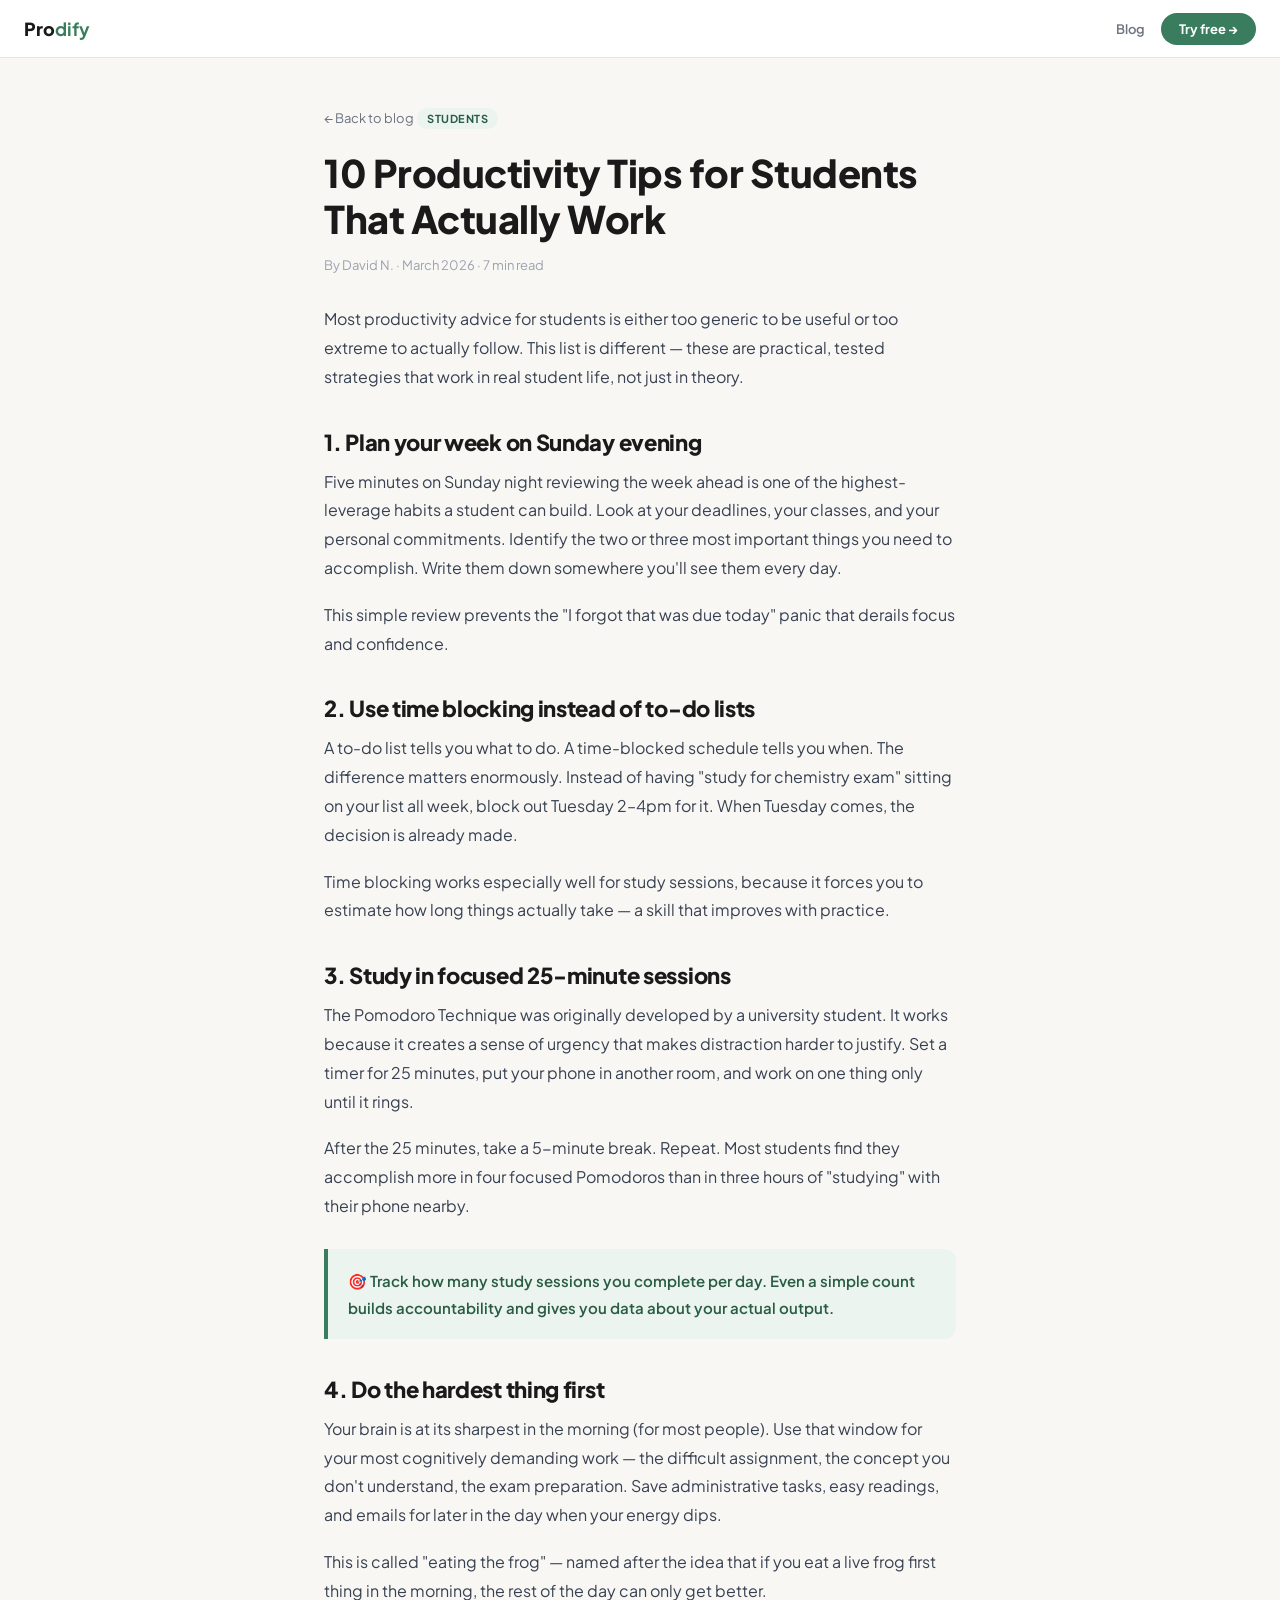
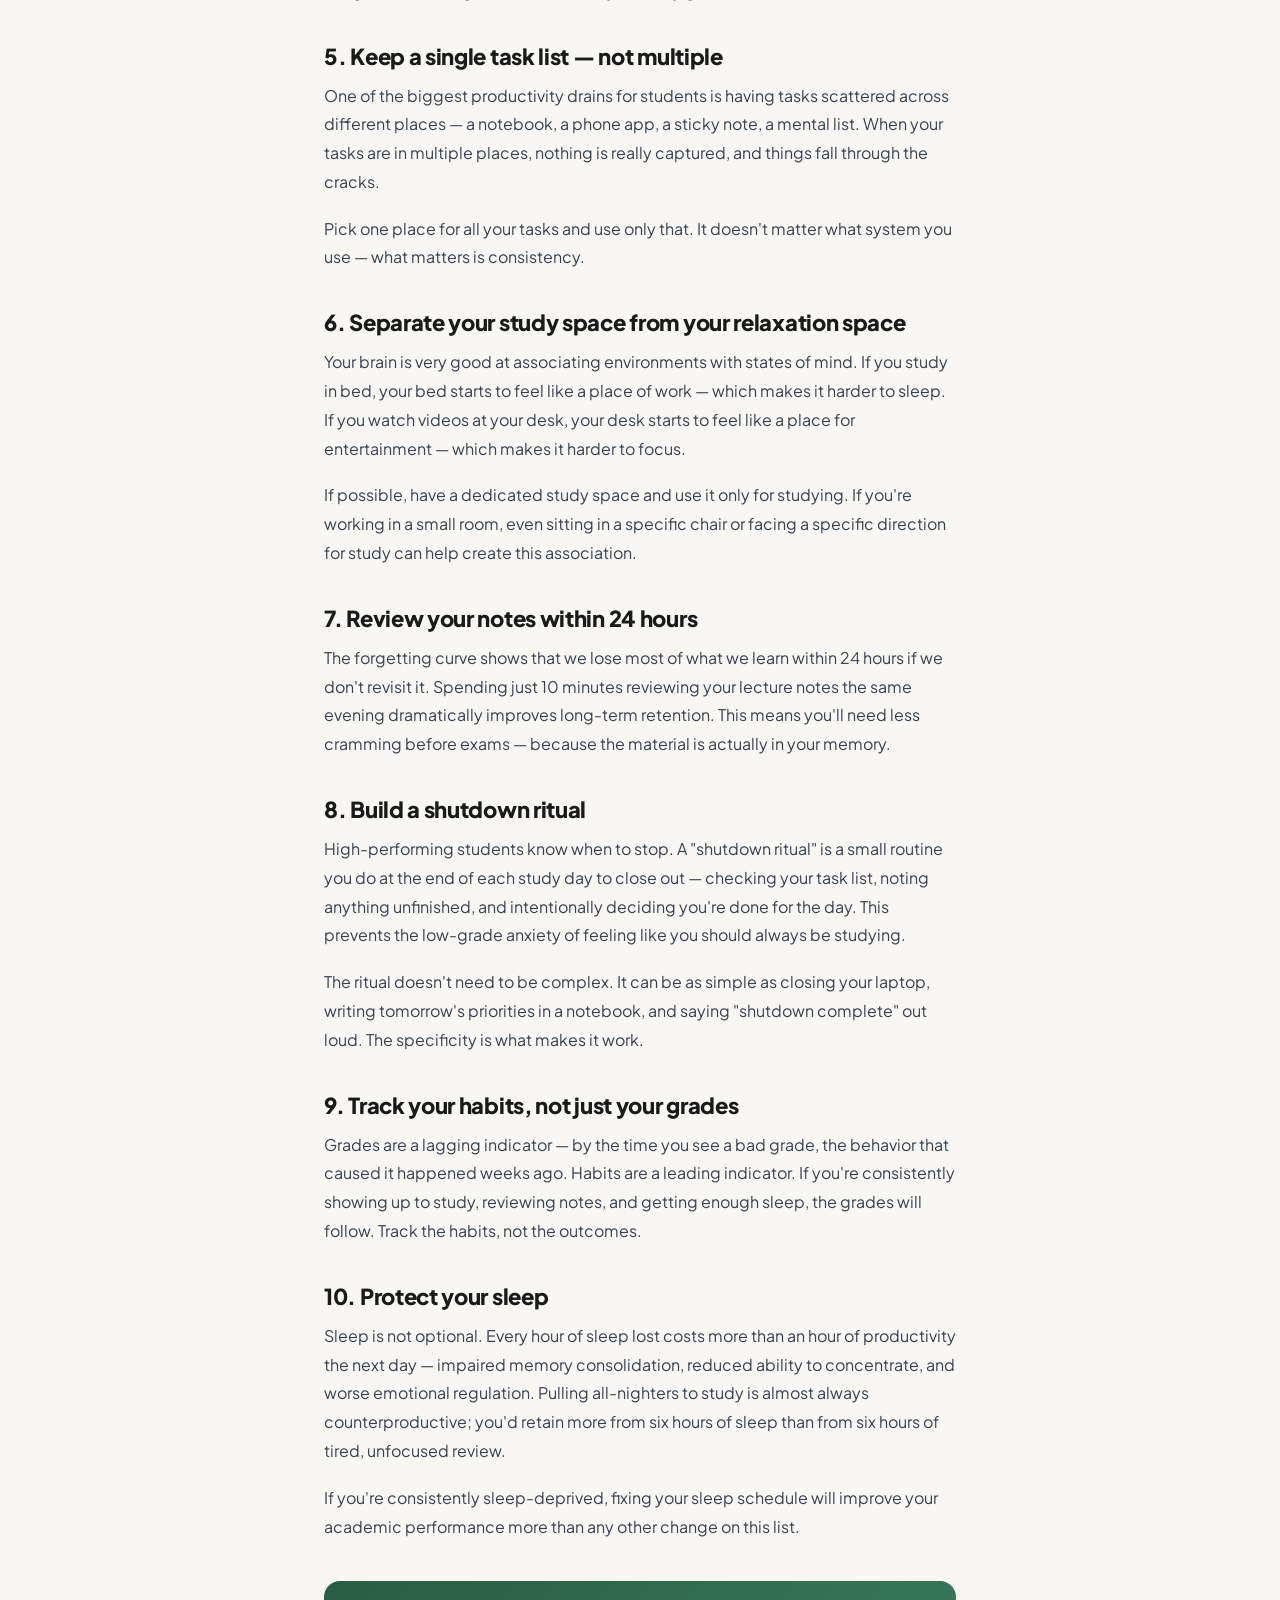
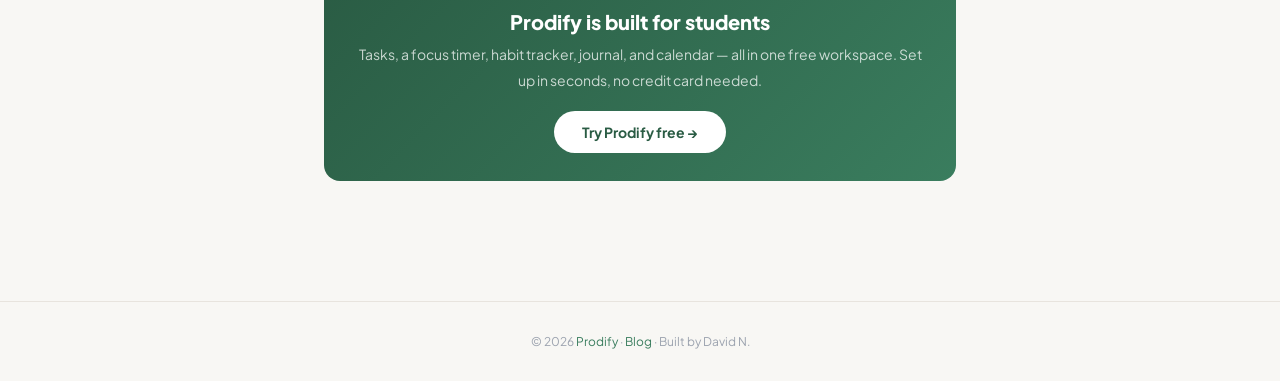
<file: blog/productivity-tips-students.html>
<!DOCTYPE html>
<html lang="en">
<head>
  <meta charset="UTF-8" />
  <meta name="viewport" content="width=device-width, initial-scale=1.0" />
  <title>10 Productivity Tips for Students That Actually Work — Prodify</title>
  <meta name="description" content="Proven productivity strategies for students — how to manage deadlines, study smarter, stop procrastinating, and build routines that last beyond exam season." />
  <link rel="canonical" href="https://www.prodify.cc/blog/productivity-tips-students.html" />
  <link rel="icon" type="image/png" sizes="192x192" href="/icons/icon-192.png" />
  <link href="https://fonts.googleapis.com/css2?family=Plus+Jakarta+Sans:wght@400;500;600;700;800&display=swap" rel="stylesheet" />
  <script type="application/ld+json">{"@context":"https://schema.org","@type":"Article","headline":"10 Productivity Tips for Students That Actually Work","author":{"@type":"Person","name":"David N."},"publisher":{"@type":"Organization","name":"Prodify","url":"https://www.prodify.cc"},"datePublished":"2026-03-01","dateModified":"2026-03-23","url":"https://www.prodify.cc/blog/productivity-tips-students.html"}</script>
  <style>
    *, *::before, *::before, *::after { box-sizing: border-box; margin: 0; padding: 0; }
    body { font-family: 'Plus Jakarta Sans', sans-serif; background: #f8f7f4; color: #1a1a1a; }
    a { color: #3A7D5E; text-decoration: none; }
    a:hover { text-decoration: underline; }
    nav { background: #fff; border-bottom: 1px solid #e8e4de; padding: 0 24px; height: 58px; display: flex; align-items: center; justify-content: space-between; position: sticky; top: 0; z-index: 100; }
    .logo { font-size: 18px; font-weight: 800; color: #1a1a1a; text-decoration: none; }
    .logo b { color: #3A7D5E; }
    .nav-right { display: flex; align-items: center; gap: 16px; }
    .nav-blog { font-size: 13px; font-weight: 600; color: #6b7280; }
    .nav-cta { background: #3A7D5E; color: #fff; font-size: 13px; font-weight: 700; padding: 8px 18px; border-radius: 100px; font-family: inherit; cursor: pointer; border: none; }
    .article-wrap { max-width: 680px; margin: 0 auto; padding: 48px 24px 80px; }
    .tag { background: #EBF4EF; color: #2A5C44; font-size: 11px; font-weight: 700; padding: 4px 10px; border-radius: 100px; display: inline-block; margin-bottom: 16px; text-transform: uppercase; letter-spacing: .5px; }
    h1 { font-size: clamp(26px, 4vw, 38px); font-weight: 800; line-height: 1.2; letter-spacing: -0.5px; margin-bottom: 16px; }
    .meta { font-size: 13px; color: #9ca3af; margin-bottom: 32px; }
    .article-body h2 { font-size: 22px; font-weight: 800; margin: 36px 0 12px; letter-spacing: -0.3px; }
    .article-body p { font-size: 16px; line-height: 1.8; color: #374151; margin-bottom: 18px; }
    .article-body ul, .article-body ol { padding-left: 22px; margin-bottom: 18px; }
    .article-body li { font-size: 16px; line-height: 1.8; color: #374151; margin-bottom: 10px; }
    .callout { background: #EBF4EF; border-left: 4px solid #3A7D5E; border-radius: 0 12px 12px 0; padding: 18px 20px; margin: 28px 0; }
    .callout p { margin: 0; font-size: 15px; color: #2A5C44; font-weight: 600; }
    .cta-box { background: linear-gradient(135deg, #2A5C44, #3A7D5E); border-radius: 16px; padding: 28px; margin: 40px 0; text-align: center; }
    .cta-box h3 { font-size: 20px; font-weight: 800; color: #fff; margin-bottom: 8px; }
    .cta-box p { font-size: 14px; color: rgba(255,255,255,0.75); margin-bottom: 18px; }
    .cta-btn { background: #fff; color: #2A5C44; font-size: 14px; font-weight: 700; padding: 12px 28px; border-radius: 100px; border: none; cursor: pointer; font-family: inherit; }
    .back { font-size: 13px; color: #6b7280; margin-bottom: 24px; display: inline-block; }
    footer { text-align: center; padding: 32px 24px; font-size: 12px; color: #9ca3af; border-top: 1px solid #e8e4de; }
  </style>
  <!-- Open Graph -->
  <meta property="og:type" content="article" />
  <meta property="og:url" content="https://www.prodify.cc/blog/productivity-tips-students.html" />
  <meta property="og:title" content="10 Productivity Tips for Students That Actually Work — Prodify" />
  <meta property="og:description" content="Proven productivity strategies for students — how to manage deadlines, study smarter, stop procrastinating, and build routines that last." />
  <meta property="og:image" content="https://www.prodify.cc/og-preview.png" />
  <meta property="og:site_name" content="Prodify" />
  <!-- Twitter -->
  <meta name="twitter:card" content="summary_large_image" />
  <meta name="twitter:title" content="10 Productivity Tips for Students That Actually Work — Prodify" />
  <meta name="twitter:description" content="Proven productivity strategies for students — how to manage deadlines, study smarter, stop procrastinating, and build routines that last." />
  <meta name="twitter:image" content="https://www.prodify.cc/og-preview.png" />
</head>
<body>
  <nav>
    <a href="/" class="logo">Pro<b>dify</b></a>
    <div class="nav-right">
      <a href="/blog/" class="nav-blog">Blog</a>
      <button class="nav-cta" onclick="location.href='/'">Try free →</button>
    </div>
  </nav>

  <div class="article-wrap">
    <a href="/blog/" class="back">← Back to blog</a>
    <span class="tag">Students</span>
    <h1>10 Productivity Tips for Students That Actually Work</h1>
    <div class="meta">By David N. · March 2026 · 7 min read</div>

    <div class="article-body">
      <p>Most productivity advice for students is either too generic to be useful or too extreme to actually follow. This list is different — these are practical, tested strategies that work in real student life, not just in theory.</p>

      <h2>1. Plan your week on Sunday evening</h2>
      <p>Five minutes on Sunday night reviewing the week ahead is one of the highest-leverage habits a student can build. Look at your deadlines, your classes, and your personal commitments. Identify the two or three most important things you need to accomplish. Write them down somewhere you'll see them every day.</p>
      <p>This simple review prevents the "I forgot that was due today" panic that derails focus and confidence.</p>

      <h2>2. Use time blocking instead of to-do lists</h2>
      <p>A to-do list tells you what to do. A time-blocked schedule tells you when. The difference matters enormously. Instead of having "study for chemistry exam" sitting on your list all week, block out Tuesday 2–4pm for it. When Tuesday comes, the decision is already made.</p>
      <p>Time blocking works especially well for study sessions, because it forces you to estimate how long things actually take — a skill that improves with practice.</p>

      <h2>3. Study in focused 25-minute sessions</h2>
      <p>The Pomodoro Technique was originally developed by a university student. It works because it creates a sense of urgency that makes distraction harder to justify. Set a timer for 25 minutes, put your phone in another room, and work on one thing only until it rings.</p>
      <p>After the 25 minutes, take a 5-minute break. Repeat. Most students find they accomplish more in four focused Pomodoros than in three hours of "studying" with their phone nearby.</p>

      <div class="callout">
        <p>🎯 Track how many study sessions you complete per day. Even a simple count builds accountability and gives you data about your actual output.</p>
      </div>

      <h2>4. Do the hardest thing first</h2>
      <p>Your brain is at its sharpest in the morning (for most people). Use that window for your most cognitively demanding work — the difficult assignment, the concept you don't understand, the exam preparation. Save administrative tasks, easy readings, and emails for later in the day when your energy dips.</p>
      <p>This is called "eating the frog" — named after the idea that if you eat a live frog first thing in the morning, the rest of the day can only get better.</p>

      <h2>5. Keep a single task list — not multiple</h2>
      <p>One of the biggest productivity drains for students is having tasks scattered across different places — a notebook, a phone app, a sticky note, a mental list. When your tasks are in multiple places, nothing is really captured, and things fall through the cracks.</p>
      <p>Pick one place for all your tasks and use only that. It doesn't matter what system you use — what matters is consistency.</p>

      <h2>6. Separate your study space from your relaxation space</h2>
      <p>Your brain is very good at associating environments with states of mind. If you study in bed, your bed starts to feel like a place of work — which makes it harder to sleep. If you watch videos at your desk, your desk starts to feel like a place for entertainment — which makes it harder to focus.</p>
      <p>If possible, have a dedicated study space and use it only for studying. If you're working in a small room, even sitting in a specific chair or facing a specific direction for study can help create this association.</p>

      <h2>7. Review your notes within 24 hours</h2>
      <p>The forgetting curve shows that we lose most of what we learn within 24 hours if we don't revisit it. Spending just 10 minutes reviewing your lecture notes the same evening dramatically improves long-term retention. This means you'll need less cramming before exams — because the material is actually in your memory.</p>

      <h2>8. Build a shutdown ritual</h2>
      <p>High-performing students know when to stop. A "shutdown ritual" is a small routine you do at the end of each study day to close out — checking your task list, noting anything unfinished, and intentionally deciding you're done for the day. This prevents the low-grade anxiety of feeling like you should always be studying.</p>
      <p>The ritual doesn't need to be complex. It can be as simple as closing your laptop, writing tomorrow's priorities in a notebook, and saying "shutdown complete" out loud. The specificity is what makes it work.</p>

      <h2>9. Track your habits, not just your grades</h2>
      <p>Grades are a lagging indicator — by the time you see a bad grade, the behavior that caused it happened weeks ago. Habits are a leading indicator. If you're consistently showing up to study, reviewing notes, and getting enough sleep, the grades will follow. Track the habits, not the outcomes.</p>

      <h2>10. Protect your sleep</h2>
      <p>Sleep is not optional. Every hour of sleep lost costs more than an hour of productivity the next day — impaired memory consolidation, reduced ability to concentrate, and worse emotional regulation. Pulling all-nighters to study is almost always counterproductive; you'd retain more from six hours of sleep than from six hours of tired, unfocused review.</p>
      <p>If you're consistently sleep-deprived, fixing your sleep schedule will improve your academic performance more than any other change on this list.</p>

      <div class="cta-box">
        <h3>Prodify is built for students</h3>
        <p>Tasks, a focus timer, habit tracker, journal, and calendar — all in one free workspace. Set up in seconds, no credit card needed.</p>
        <button class="cta-btn" onclick="location.href='/'">Try Prodify free →</button>
      </div>
    </div>
  </div>

  <footer>© 2026 <a href="/">Prodify</a> · <a href="/blog/">Blog</a> · Built by David N.</footer>
</body>
</html>
</file>
